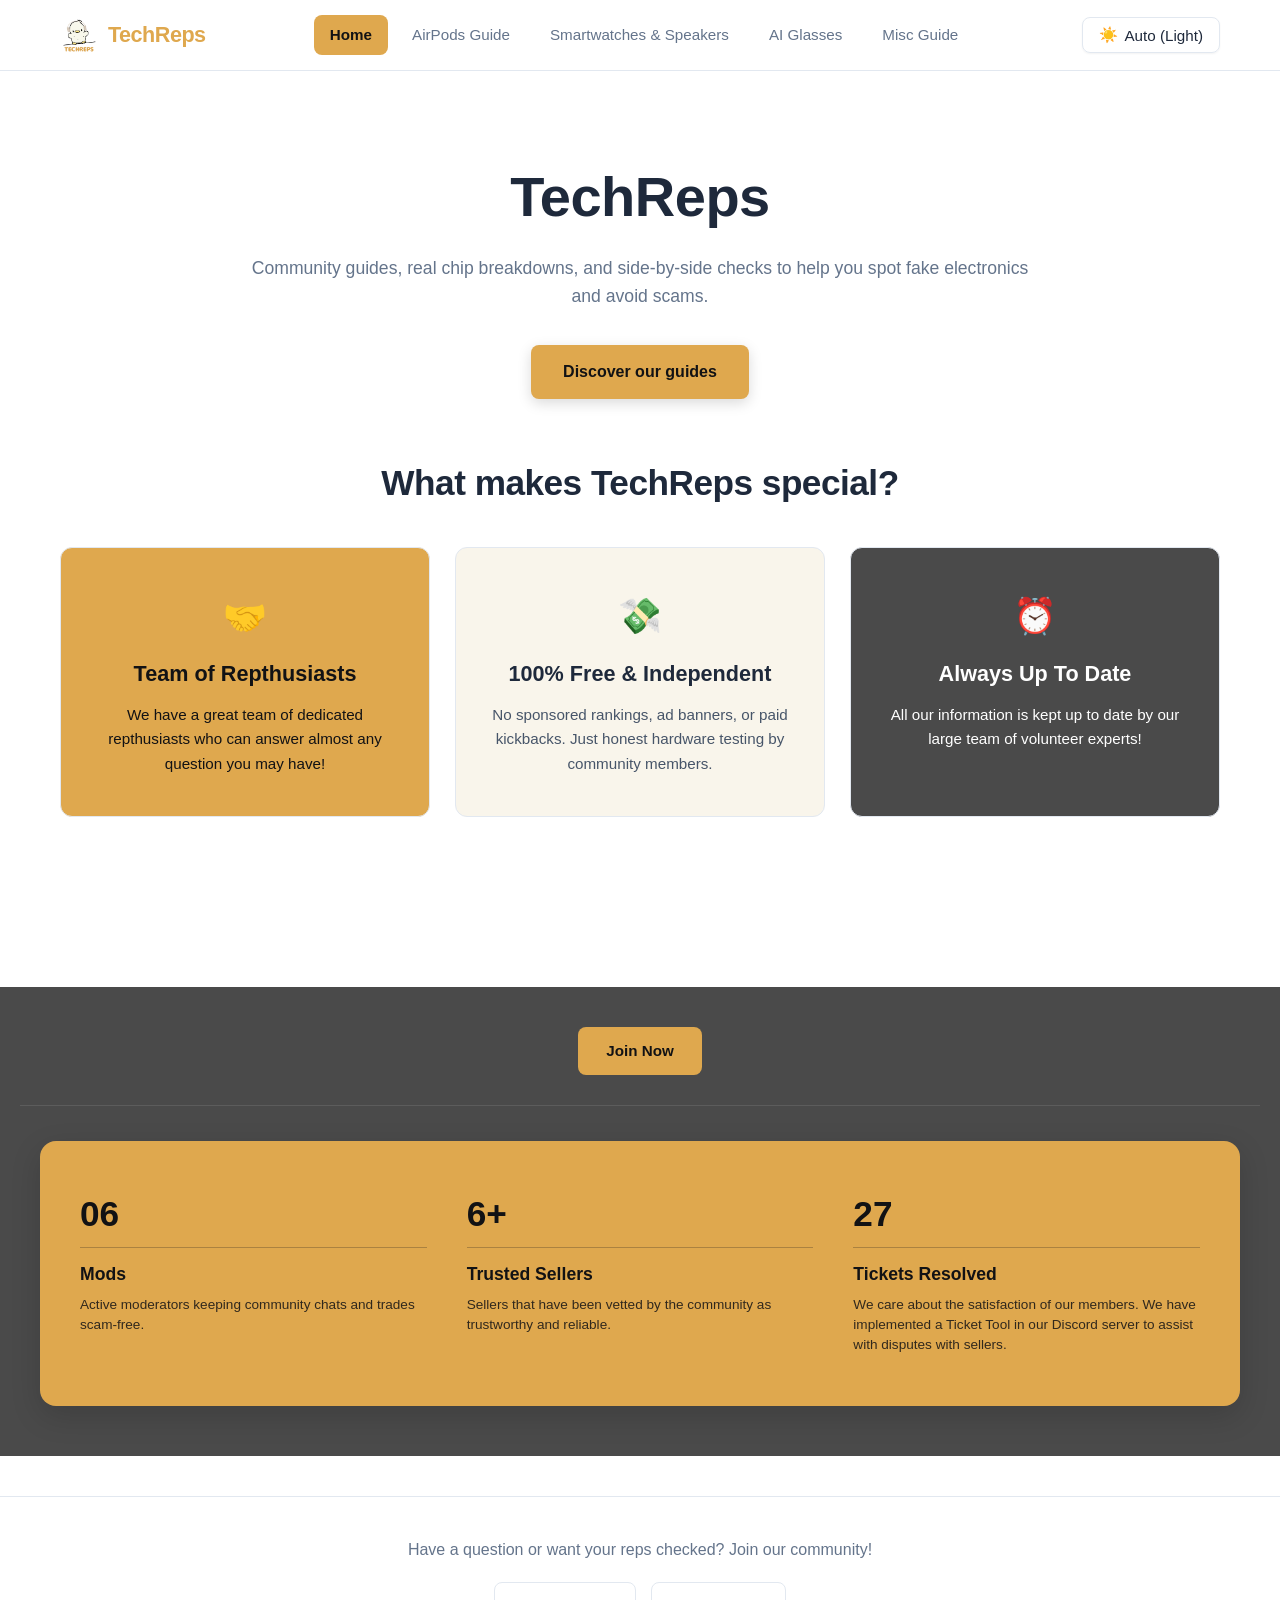
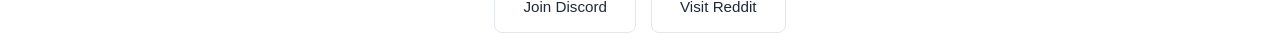
<file: index.html>
<!DOCTYPE html>
<html lang="en">
<head>
  <meta charset="UTF-8">
  <meta name="viewport" content="width=device-width, initial-scale=1.0">
  <title>TechReps - Home</title>
  <link rel="stylesheet" href="shared-styles.css">
  <link rel="icon" type="image/png" href="logo.png">
  <script>
    (function() {
      try { localStorage.removeItem('techreps-theme'); } catch(e) {}
      var override = localStorage.getItem('techreps-theme-override');
      if (override === 'dark' || override === 'light') {
        document.documentElement.setAttribute('data-theme', override);
      } else {
        document.documentElement.removeAttribute('data-theme');
      }
    })();
  </script>
</head>
<body>

  <header>
    <div class="header-container">
      <a href="index.html" class="logo">
        <img src="logo.png" alt="TechReps Logo" class="logo-img">
        <span>TechReps</span>
      </a>
      
      <nav id="nav-bar">
        <a href="index.html" class="nav-link active">Home</a>
        <a href="airpods.html" class="nav-link">AirPods Guide</a>
        <a href="smartwatches.html" class="nav-link">Smartwatches & Speakers</a>
        <a href="AI-glasses.html" class="nav-link">AI Glasses</a>
        <a href="misc.html" class="nav-link">Misc Guide</a>
      </nav>

      <div class="header-actions">
        <button class="theme-toggle" onclick="toggleTheme()" aria-label="Toggle Theme">
          <span id="theme-icon">🌙</span><span id="theme-text">Dark Mode</span>
        </button>

        <button class="burger-menu" id="mobile-burger" aria-label="Toggle Menu">
          <span></span>
          <span></span>
          <span></span>
        </button>
      </div>
    </div>
  </header>

  <main>
    <h1 class="hero-title">TechReps</h1>
    <p class="hero-subtitle">
      Community guides, real chip breakdowns, and side-by-side checks to help you spot fake electronics and avoid scams.
    </p>
    
    <a href="airpods.html" class="discover-btn">Discover our guides</a>

    <!-- Custom Colored Feature Section from image_e66522.png -->
    <h2 class="section-heading-centered">What makes TechReps special?</h2>
    <div class="cards-display-grid">
      <div class="display-card card-amber">
        <div class="card-icon">🤝</div>
        <h3>Team of Repthusiasts</h3>
        <p>We have a great team of dedicated repthusiasts who can answer almost any question you may have!</p>
      </div>
      
      <div class="display-card card-cream">
        <div class="card-icon">💸</div>
        <h3>100% Free & Independent</h3>
        <p>No sponsored rankings, ad banners, or paid kickbacks. Just honest hardware testing by community members.</p>
      </div>
      
      <div class="display-card card-dark">
        <div class="card-icon">⏰</div>
        <h3>Always Up To Date</h3>
        <p>All our information is kept up to date by our large team of volunteer experts!</p>
      </div>
    </div>
  </main>

  <!-- New Full-Width Stats Footer Panel from image_e66522.png -->
  <section class="stats-footer-container">
    <div class="stats-cta-row">
      <a href="https://discord.com/invite/8SbWtCrnKh" target="_blank" class="join-now-btn">Join Now</a>
    </div>
    
    <div class="stats-grid-wrapper">
      <div class="stat-node">
        <span class="stat-number">06</span>
        <h4 class="stat-label">Mods</h4>
        <p class="stat-desc">Active moderators keeping community chats and trades scam-free.</p>
      </div>
      <div class="stat-node">
        <span class="stat-number">6+</span>
        <h4 class="stat-label">Trusted Sellers</h4>
        <p class="stat-desc">Sellers that have been vetted by the community as trustworthy and reliable.</p>
      </div>
      <div class="stat-node">
        <span class="stat-number">27</span>
        <h4 class="stat-label">Tickets Resolved</h4>
        <p class="stat-desc">We care about the satisfaction of our members. We have implemented a Ticket Tool in our Discord server to assist with disputes with sellers.</p>
      </div>
    </div>
  </section>

  <!-- Clean Bottom Redirect Links -->
  <section class="community-section">
    <p>Have a question or want your reps checked? Join our community!</p>
    <div class="community-buttons">
      <a href="https://discord.com/invite/8SbWtCrnKh" target="_blank" class="community-btn">Join Discord</a>
      <a href="https://www.reddit.com/r/TechRep/" target="_blank" class="community-btn">Visit Reddit</a>
    </div>
  </section>

  <script src="theme-engine.js"></script>
</body>
</html>
</file>
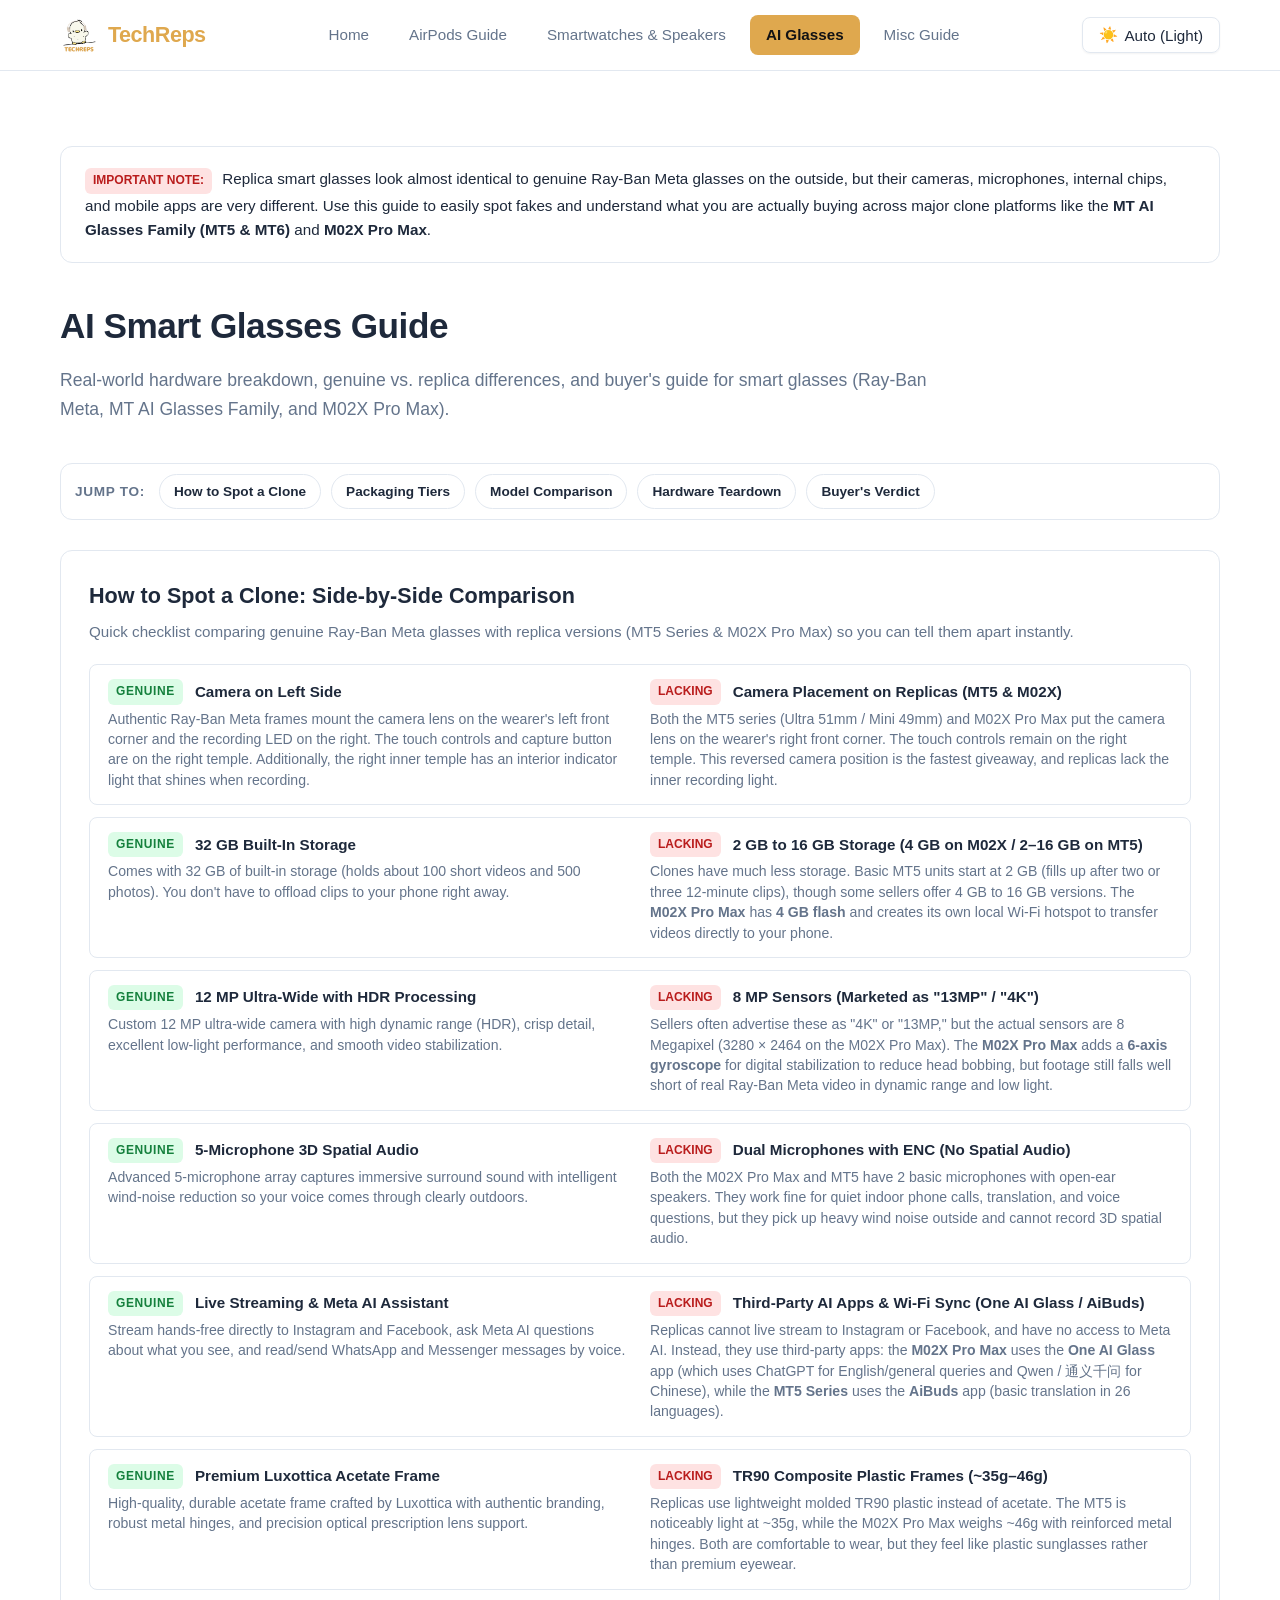
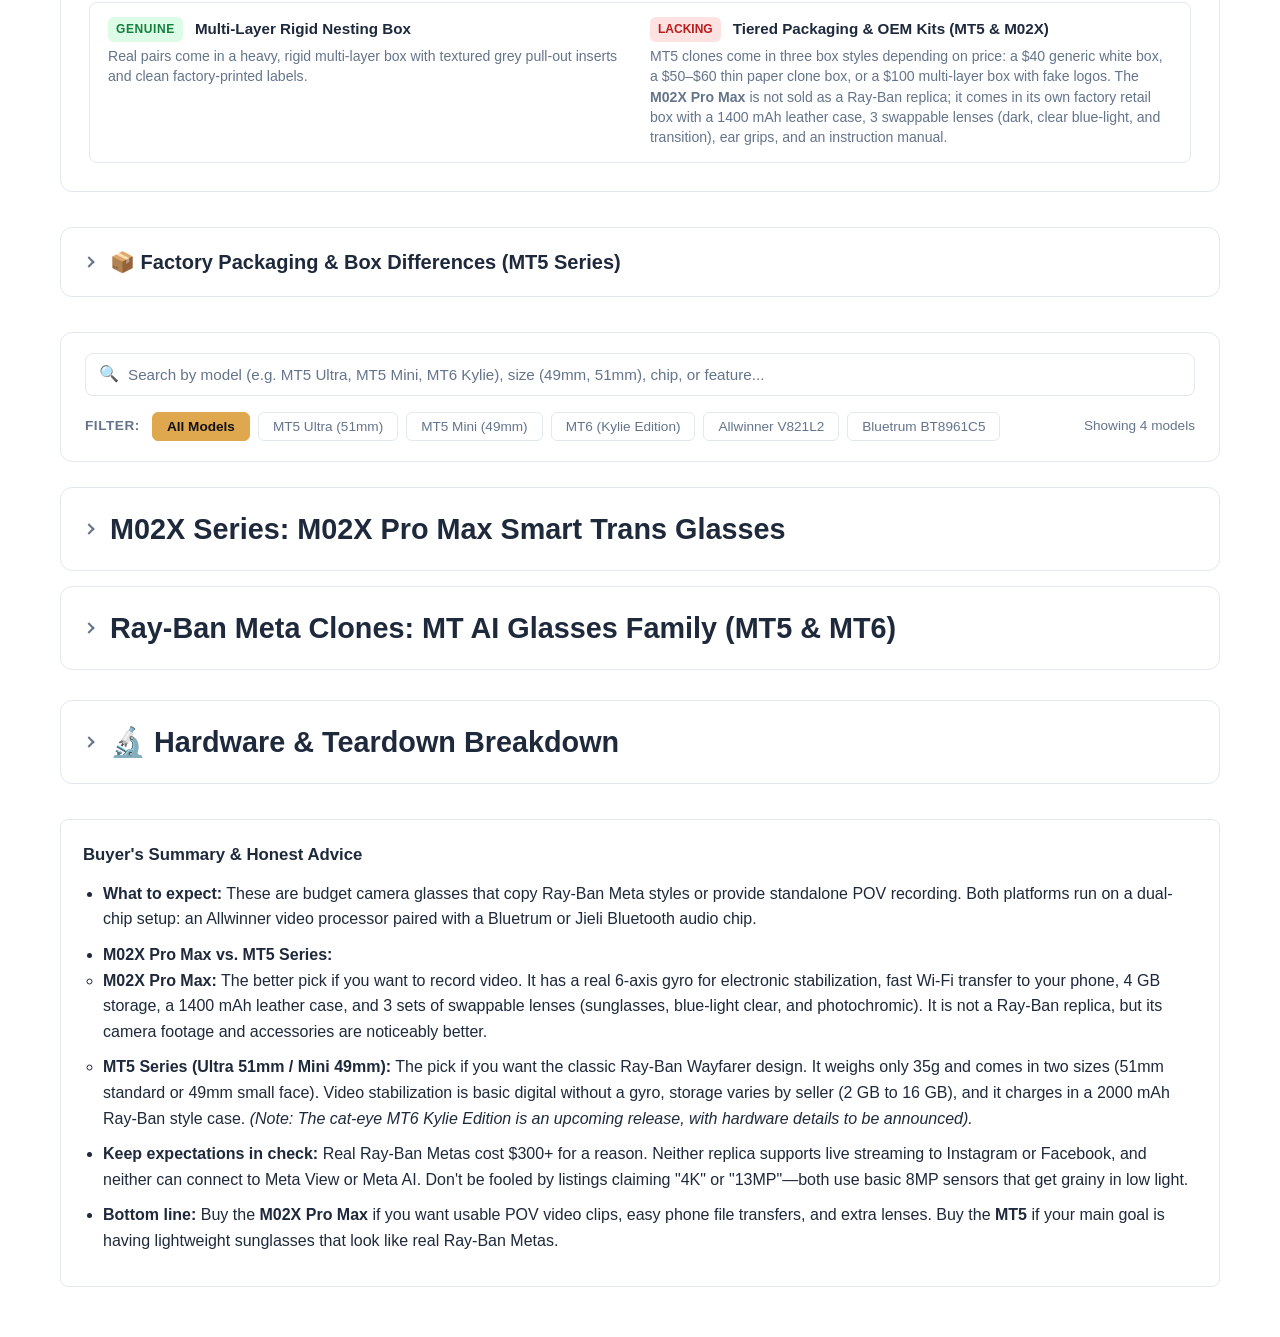
<file: AI-glasses.html>
<!DOCTYPE html>
<html lang="en">
<head>
  <meta charset="UTF-8">
  <meta name="viewport" content="width=device-width, initial-scale=1.0">
  <title>TechReps - AI Glasses Guide</title>
  <link rel="stylesheet" href="shared-styles.css">
  <link rel="icon" type="image/png" href="logo.png">
  <script>
    (function() {
      try { localStorage.removeItem('techreps-theme'); } catch(e) {}
      var override = localStorage.getItem('techreps-theme-override');
      if (override === 'dark' || override === 'light') {
        document.documentElement.setAttribute('data-theme', override);
      } else {
        document.documentElement.removeAttribute('data-theme');
      }
    })();
  </script>
</head>
<body>

  <header>
    <div class="header-container">
      <a href="index.html" class="logo">
        <img src="logo.png" alt="TechReps Logo" class="logo-img">
        <span>TechReps</span>
      </a>
      
      <nav id="nav-bar">
        <a href="index.html" class="nav-link">Home</a>
        <a href="airpods.html" class="nav-link">AirPods Guide</a>
        <a href="smartwatches.html" class="nav-link">Smartwatches & Speakers</a>
        <a href="AI-glasses.html" class="nav-link active">AI Glasses</a>
        <a href="misc.html" class="nav-link">Misc Guide</a>
      </nav>

      <div class="header-actions">
        <button class="theme-toggle" onclick="toggleTheme()" aria-label="Toggle Theme">
          <span id="theme-icon">🌙</span><span id="theme-text">Dark Mode</span>
        </button>

        <button class="burger-menu" id="mobile-burger" aria-label="Toggle Menu">
          <span></span>
          <span></span>
          <span></span>
        </button>
      </div>
    </div>
  </header>

  <main>
    <!-- Top Verification Advisory Notice -->
    <aside class="notice-box" aria-label="Authenticity Advisory">
      <div class="notice-content">
        <span class="badge-missing">IMPORTANT NOTE:</span> Replica smart glasses look almost identical to genuine Ray-Ban Meta glasses on the outside, but their cameras, microphones, internal chips, and mobile apps are very different. Use this guide to easily spot fakes and understand what you are actually buying across major clone platforms like the <strong>MT AI Glasses Family (MT5 & MT6)</strong> and <strong>M02X Pro Max</strong>.
      </div>
    </aside>

    <div class="guide-intro">
      <h1>AI Smart Glasses Guide</h1>
      <p>Real-world hardware breakdown, genuine vs. replica differences, and buyer's guide for smart glasses (Ray-Ban Meta, MT AI Glasses Family, and M02X Pro Max).</p>
    </div>

    <!-- Quick-Jump In-Page Navigation Bar -->
    <nav class="jump-nav" aria-label="Quick Page Navigation">
      <span class="jump-label">Jump to:</span>
      <a href="#authenticity-checklist" class="jump-link">How to Spot a Clone</a>
      <a href="#packaging-tiers" class="jump-link">Packaging Tiers</a>
      <a href="#specs-matrix" class="jump-link">Model Comparison</a>
      <a href="#hardware-teardown" class="jump-link">Hardware Teardown</a>
      <a href="#buying-advice" class="jump-link">Buyer's Verdict</a>
    </nav>

    <!-- Forensic Authenticity Checklist Card (Side-by-side Genuine vs Counterfeit comparison) -->
    <section class="checklist-card" id="authenticity-checklist" aria-labelledby="verification-checklist-title">
      <div class="checklist-card-header">
        <h2 id="verification-checklist-title">How to Spot a Clone: Side-by-Side Comparison</h2>
        <p>Quick checklist comparing genuine Ray-Ban Meta glasses with replica versions (MT5 Series & M02X Pro Max) so you can tell them apart instantly.</p>
      </div>

      <div class="checklist-table">
        <div class="checklist-row">
          <div class="checklist-col">
            <div class="checklist-col-title">
              <span class="badge-genuine">GENUINE</span> Camera on Left Side
            </div>
            <div class="checklist-col-desc">Authentic Ray-Ban Meta frames mount the camera lens on the wearer's left front corner and the recording LED on the right. The touch controls and capture button are on the right temple. Additionally, the right inner temple has an interior indicator light that shines when recording.</div>
          </div>
          <div class="checklist-col">
            <div class="checklist-col-title">
              <span class="badge-missing">LACKING</span> Camera Placement on Replicas (MT5 & M02X)
            </div>
            <div class="checklist-col-desc">Both the MT5 series (Ultra 51mm / Mini 49mm) and M02X Pro Max put the camera lens on the wearer's right front corner. The touch controls remain on the right temple. This reversed camera position is the fastest giveaway, and replicas lack the inner recording light.</div>
          </div>
        </div>

        <div class="checklist-row">
          <div class="checklist-col">
            <div class="checklist-col-title">
              <span class="badge-genuine">GENUINE</span> 32 GB Built-In Storage
            </div>
            <div class="checklist-col-desc">Comes with 32 GB of built-in storage (holds about 100 short videos and 500 photos). You don't have to offload clips to your phone right away.</div>
          </div>
          <div class="checklist-col">
            <div class="checklist-col-title">
              <span class="badge-missing">LACKING</span> 2 GB to 16 GB Storage (4 GB on M02X / 2–16 GB on MT5)
            </div>
            <div class="checklist-col-desc">Clones have much less storage. Basic MT5 units start at 2 GB (fills up after two or three 12-minute clips), though some sellers offer 4 GB to 16 GB versions. The <strong>M02X Pro Max</strong> has <strong>4 GB flash</strong> and creates its own local Wi-Fi hotspot to transfer videos directly to your phone.</div>
          </div>
        </div>

        <div class="checklist-row">
          <div class="checklist-col">
            <div class="checklist-col-title">
              <span class="badge-genuine">GENUINE</span> 12 MP Ultra-Wide with HDR Processing
            </div>
            <div class="checklist-col-desc">Custom 12 MP ultra-wide camera with high dynamic range (HDR), crisp detail, excellent low-light performance, and smooth video stabilization.</div>
          </div>
          <div class="checklist-col">
            <div class="checklist-col-title">
              <span class="badge-missing">LACKING</span> 8 MP Sensors (Marketed as "13MP" / "4K")
            </div>
            <div class="checklist-col-desc">Sellers often advertise these as "4K" or "13MP," but the actual sensors are 8 Megapixel (3280 × 2464 on the M02X Pro Max). The <strong>M02X Pro Max</strong> adds a <strong>6-axis gyroscope</strong> for digital stabilization to reduce head bobbing, but footage still falls well short of real Ray-Ban Meta video in dynamic range and low light.</div>
          </div>
        </div>

        <div class="checklist-row">
          <div class="checklist-col">
            <div class="checklist-col-title">
              <span class="badge-genuine">GENUINE</span> 5-Microphone 3D Spatial Audio
            </div>
            <div class="checklist-col-desc">Advanced 5-microphone array captures immersive surround sound with intelligent wind-noise reduction so your voice comes through clearly outdoors.</div>
          </div>
          <div class="checklist-col">
            <div class="checklist-col-title">
              <span class="badge-missing">LACKING</span> Dual Microphones with ENC (No Spatial Audio)
            </div>
            <div class="checklist-col-desc">Both the M02X Pro Max and MT5 have 2 basic microphones with open-ear speakers. They work fine for quiet indoor phone calls, translation, and voice questions, but they pick up heavy wind noise outside and cannot record 3D spatial audio.</div>
          </div>
        </div>

        <div class="checklist-row">
          <div class="checklist-col">
            <div class="checklist-col-title">
              <span class="badge-genuine">GENUINE</span> Live Streaming & Meta AI Assistant
            </div>
            <div class="checklist-col-desc">Stream hands-free directly to Instagram and Facebook, ask Meta AI questions about what you see, and read/send WhatsApp and Messenger messages by voice.</div>
          </div>
          <div class="checklist-col">
            <div class="checklist-col-title">
              <span class="badge-missing">LACKING</span> Third-Party AI Apps & Wi-Fi Sync (One AI Glass / AiBuds)
            </div>
            <div class="checklist-col-desc">Replicas cannot live stream to Instagram or Facebook, and have no access to Meta AI. Instead, they use third-party apps: the <strong>M02X Pro Max</strong> uses the <strong>One AI Glass</strong> app (which uses ChatGPT for English/general queries and Qwen / 通义千问 for Chinese), while the <strong>MT5 Series</strong> uses the <strong>AiBuds</strong> app (basic translation in 26 languages).</div>
          </div>
        </div>

        <div class="checklist-row">
          <div class="checklist-col">
            <div class="checklist-col-title">
              <span class="badge-genuine">GENUINE</span> Premium Luxottica Acetate Frame
            </div>
            <div class="checklist-col-desc">High-quality, durable acetate frame crafted by Luxottica with authentic branding, robust metal hinges, and precision optical prescription lens support.</div>
          </div>
          <div class="checklist-col">
            <div class="checklist-col-title">
              <span class="badge-missing">LACKING</span> TR90 Composite Plastic Frames (~35g–46g)
            </div>
            <div class="checklist-col-desc">Replicas use lightweight molded TR90 plastic instead of acetate. The MT5 is noticeably light at ~35g, while the M02X Pro Max weighs ~46g with reinforced metal hinges. Both are comfortable to wear, but they feel like plastic sunglasses rather than premium eyewear.</div>
          </div>
        </div>

        <div class="checklist-row">
          <div class="checklist-col">
            <div class="checklist-col-title">
              <span class="badge-genuine">GENUINE</span> Multi-Layer Rigid Nesting Box
            </div>
            <div class="checklist-col-desc">Real pairs come in a heavy, rigid multi-layer box with textured grey pull-out inserts and clean factory-printed labels.</div>
          </div>
          <div class="checklist-col">
            <div class="checklist-col-title">
              <span class="badge-missing">LACKING</span> Tiered Packaging & OEM Kits (MT5 & M02X)
            </div>
            <div class="checklist-col-desc">MT5 clones come in three box styles depending on price: a $40 generic white box, a $50–$60 thin paper clone box, or a $100 multi-layer box with fake logos. The <strong>M02X Pro Max</strong> is not sold as a Ray-Ban replica; it comes in its own factory retail box with a 1400 mAh leather case, 3 swappable lenses (dark, clear blue-light, and transition), ear grips, and an instruction manual.</div>
          </div>
        </div>
      </div>
    </section>

    <!-- Factory Packaging & Engraving Tiers (Collapsible Section) -->
    <div class="section packaging-section" id="packaging-tiers">
      <div class="heading" role="button" tabindex="0" aria-expanded="false">
        <span class="arrow" aria-hidden="true"></span>
        <h2>📦 Factory Packaging & Box Differences (MT5 Series)</h2>
      </div>
      <div class="content" style="display: none;">
        <p class="packaging-intro">
          <strong>Packaging & Box Differences:</strong> What box you get depends on the model and how much you pay. Ray-Ban clones like the <strong>MT5 Ultra</strong> come in three different boxes, while the <strong>M02X Pro Max</strong> ships in its own original factory packaging without fake Ray-Ban logos:
        </p>

        <div class="tier-list">
          <div class="tier-item">
            <div class="tier-header">
              <span class="tier-badge tier-badge-standard">Tier 1: Generic</span>
              <span class="tier-price">~$40</span>
            </div>
            <h4 class="tier-title">Original Factory Packaging</h4>
            <p class="tier-desc">
              Comes in a plain white box marked "SMART GLASSES" with an orange charging case <em>(see photo below)</em>. No fake Ray-Ban logos or fake serial numbers. Good if you just want the hardware without pretending it's authentic.
            </p>
          </div>

          <div class="tier-item">
            <div class="tier-header">
              <span class="tier-badge tier-badge-mid">Tier 2: Budget Clone</span>
              <span class="tier-price">~$50 – $60</span>
            </div>
            <h4 class="tier-title">1-Layer Paper Box & Basic Engraving</h4>
            <p class="tier-desc">
              Uses a thin single-layer paper fold-out box with "Ray-Ban | Meta" printed on it and cheap temple prints <em>(see photo below)</em>. The flimsy cardboard, lack of an inner slide-out tray, and rough printing make it obvious right away.
            </p>
          </div>

          <div class="tier-item">
            <div class="tier-header">
              <span class="tier-badge tier-badge-top">Tier 3: 1:1 Clone</span>
              <span class="tier-price">~$100</span>
            </div>
            <h4 class="tier-title">Top-Quality Multi-Layer Replica Box</h4>
            <p class="tier-desc">
              Heavy two-piece rigid box with textured grey inner trays, pull tabs, and clean laser-etched temple markings that closely copy the retail box <em>(confirmed by community sellers on Discord)</em>.
            </p>
          </div>
        </div>

        <div class="comparison-grid">
          <figure class="comparison-figure">
            <div class="comparison-img-box">
              <img src="images/mt5-generic-box.png" alt="MT5 Ultra original generic factory packaging with SMART GLASSES box and orange leather charging case" class="comparison-img" loading="lazy">
            </div>
            <figcaption class="comparison-caption">
              <strong>Tier 1 (~$40):</strong> Original generic manufacturer packaging ("SMART GLASSES" box with orange charging case, no counterfeit branding).
            </figcaption>
          </figure>

          <figure class="comparison-figure">
            <div class="comparison-img-box">
              <img src="images/mt5-box-tiers.jpg" alt="Real vs Fake Ray-Ban Meta Packaging Comparison: Authentic multi-layer textured packaging on the left versus budget single-layer paper box on the right" class="comparison-img" loading="lazy">
            </div>
            <figcaption class="comparison-caption">
              <strong>Tier 2 (~$50–$60) vs. Real:</strong> Authentic Ray-Ban Meta multi-layer rigid nesting packaging (left) versus budget single-layer paper unfold clone box (right).
            </figcaption>
          </figure>
        </div>
      </div>
    </div>

    <!-- Interactive Search & Chipset Filter Bar -->
    <div class="catalog-filter-panel" role="search" aria-label="Filter AI Glasses Catalog">
      <div class="search-input-wrapper">
        <span class="search-icon-prefix" aria-hidden="true">🔍</span>
        <input 
          type="text" 
          id="catalog-search" 
          class="search-input" 
          placeholder="Search by model (e.g. MT5 Ultra, MT5 Mini, MT6 Kylie), size (49mm, 51mm), chip, or feature..."
          aria-label="Search replica AI glasses catalog"
          autocomplete="off"
        >
        <button type="button" id="search-clear-btn" class="search-clear-btn" aria-label="Clear search input">✕</button>
      </div>

      <div class="filter-controls-row">
        <div class="filter-chips-group" role="group" aria-label="Filter by Model & Silicon">
          <span class="filter-group-label">Filter:</span>
          <button type="button" class="filter-chip active" data-chip="all">All Models</button>
          <button type="button" class="filter-chip" data-chip="ultra">MT5 Ultra (51mm)</button>
          <button type="button" class="filter-chip" data-chip="mini">MT5 Mini (49mm)</button>
          <button type="button" class="filter-chip" data-chip="mt6">MT6 (Kylie Edition)</button>
          <button type="button" class="filter-chip" data-chip="allwinner">Allwinner V821L2</button>
          <button type="button" class="filter-chip" data-chip="bluetrum">Bluetrum BT8961C5</button>
        </div>
        <div class="filter-stats-text" id="filter-stats" aria-live="polite">
          Showing <span id="visible-count">4</span> models
        </div>
      </div>
    </div>

    <!-- Empty State for Filter / Search -->
    <div id="no-results-card" class="no-results-card" role="status" style="display: none;">
      <h3>No matching glasses found</h3>
      <p>Try different keywords or clear your filter.</p>
      <button type="button" id="reset-filter-btn" class="reset-filter-btn">Reset all filters</button>
    </div>

    <!-- Accordion Catalog Container (AirPods-Style Structure) -->
    <div class="catalog-container" id="specs-matrix">

      <!-- M02X Series Section -->
      <div class="section" data-ecosystem="glasses">
        <div class="heading" role="button" tabindex="0" aria-expanded="false">
          <span class="arrow" aria-hidden="true"></span>
          <h2>M02X Series: M02X Pro Max Smart Trans Glasses</h2>
        </div>
        <div class="content" style="display: none;">

          <!-- M02X Pro Max Subsection -->
          <div class="subsection">
            <div class="subheading" role="button" tabindex="0" aria-expanded="false">
              <span class="arrow" aria-hidden="true"></span>
              <h3>M02X Pro Max (M02X Promax / M02 Series)</h3>
            </div>
            <div class="subcontent" style="display: none;">
              <div class="table-responsive">
                <table>
                  <thead><tr><th>Version</th><th>Chip</th><th>Description</th></tr></thead>
                  <tbody>
                    <tr>
                      <td>M02X Pro Max</td>
                      <td>Jieli JL7018F6 + Allwinner V821L2 (Dual-Core)</td>
                      <td>Original Model (not a Ray-Ban clone; glossy black square TR90 frame, 46g, reinforced metal hinges). Native 8 MP sensor (3280 × 2464) with 6-axis gyro EIS stabilization, 4 GB flash storage with local Wi-Fi transfer directly to phone, ~10–11h audio battery (290mAh) + 1400mAh leather case (brown/black), 3 interchangeable lenses (sunglasses, clear blue-light, photochromic), IP65 water resistance, One AI Glass app (ChatGPT for English + Qwen / 通义千问 for Chinese), and voice wake-up.</td>
                    </tr>
                  </tbody>
                </table>
              </div>
            </div>
          </div>

        </div>
      </div>

      <!-- MT AI Glasses Family Section -->
      <div class="section" data-ecosystem="glasses">
        <div class="heading" role="button" tabindex="0" aria-expanded="false">
          <span class="arrow" aria-hidden="true"></span>
          <h2>Ray-Ban Meta Clones: MT AI Glasses Family (MT5 & MT6)</h2>
        </div>
        <div class="content" style="display: none;">

          <!-- MT5 Ultra (51mm) Subsection -->
          <div class="subsection">
            <div class="subheading" role="button" tabindex="0" aria-expanded="false">
              <span class="arrow" aria-hidden="true"></span>
              <h3>MT5 Ultra (51mm)</h3>
            </div>
            <div class="subcontent" style="display: none;">
              <div class="table-responsive">
                <table>
                  <thead><tr><th>Version</th><th>Chip</th><th>Description</th></tr></thead>
                  <tbody>
                    <tr>
                      <td>MT5 Ultra (51mm)</td>
                      <td>Bluetrum BT8961C5 + Allwinner V821L2</td>
                      <td>Ray-Ban Wayfarer clone (51mm standard size, 35g lightweight TR90 frame). Sold in 3 packaging tiers ($40 generic box to $100 replica box with temple engravings). Mirrored right-temple camera (8MP sensor with basic digital anti-shake, 12-minute clip limit), Bluetrum BT8961C5 + Allwinner V821L2 dual chips, 2 GB to 16 GB storage (check with seller), ~11h audio battery (300mAh), 2000mAh magnetic charging case (~40 min charge), and AiBuds app with 26-language translation.</td>
                    </tr>
                  </tbody>
                </table>
              </div>
            </div>
          </div>

          <!-- MT5 Mini (49mm) Subsection -->
          <div class="subsection">
            <div class="subheading" role="button" tabindex="0" aria-expanded="false">
              <span class="arrow" aria-hidden="true"></span>
              <h3>MT5 Mini (49mm)</h3>
            </div>
            <div class="subcontent" style="display: none;">
              <div class="table-responsive">
                <table>
                  <thead><tr><th>Version</th><th>Chip</th><th>Description</th></tr></thead>
                  <tbody>
                    <tr>
                      <td>MT5 Mini (49mm)</td>
                      <td>Bluetrum BT8961C5 + Allwinner V821L2</td>
                      <td>Compact Wayfarer clone (49mm smaller frame for narrower faces, 35g TR90). Identical internal hardware to the 51mm MT5 Ultra: right-temple 8MP camera (12-minute video limit), 2 GB to 16 GB storage, Bluetrum BT8961C5 + Allwinner V821L2 chips, ~11h audio battery, 2000mAh magnetic charging case, and AiBuds app.</td>
                    </tr>
                  </tbody>
                </table>
              </div>
            </div>
          </div>

          <!-- MT6 (Meta Starfire Kylie Edition Replica) Subsection -->
          <div class="subsection">
            <div class="subheading" role="button" tabindex="0" aria-expanded="false">
              <span class="arrow" aria-hidden="true"></span>
              <h3>MT6 (Meta Starfire Kylie Edition Replica)</h3>
              <span class="badge-coming-soon">Coming Soon</span>
            </div>
            <div class="subcontent" style="display: none;">
              <div class="table-responsive">
                <table>
                  <thead><tr><th>Version</th><th>Chip</th><th>Description</th></tr></thead>
                  <tbody>
                    <tr>
                      <td>MT6 (Meta Starfire Kylie Edition)</td>
                      <td>Coming soon</td>
                      <td>Coming soon — upcoming "Meta Starfire Kylie Edition" Replica. Chip architecture, camera sensors, and internal hardware details will be updated once official factory production units are released.</td>
                    </tr>
                  </tbody>
                </table>
              </div>

              <!-- MT6 Video Preview Card -->
              <div class="video-preview-card">
                <div class="video-preview-header">
                  <span class="video-badge">🎬 FACTORY PREVIEW</span>
                  <span class="video-title">MT6 Meta Starfire Kylie Edition Preview Video</span>
                </div>
                <div class="video-player-wrapper">
                  <iframe 
                    class="preview-video-iframe" 
                    src="https://www.youtube-nocookie.com/embed/H38Ar3QqJvg" 
                    title="MT6 Meta Starfire Kylie Edition Preview Video" 
                    allow="accelerometer; autoplay; clipboard-write; encrypted-media; gyroscope; picture-in-picture; web-share" 
                    referrerpolicy="strict-origin-when-cross-origin" 
                    allowfullscreen 
                    loading="lazy">
                  </iframe>
                </div>
                <p class="video-caption">
                  Early factory footage demonstrating the MT6 (Meta Starfire Kylie Edition cat-eye frame) design, build quality, and hinge construction.
                </p>
              </div>
            </div>
          </div>

        </div>
      </div>

    </div>

    <!-- Hardware and Teardown Breakdown Section (Merged with Subtabs for Each Unit) -->
    <div class="section teardown-section" id="hardware-teardown">
      <div class="heading" role="button" tabindex="0" aria-expanded="false">
        <span class="arrow" aria-hidden="true"></span>
        <h2>🔬 Hardware & Teardown Breakdown</h2>
      </div>
      <div class="content" style="display: none;">
        <p class="teardown-intro-desc" style="margin-bottom: 16px;">
          Direct engineering analysis, internal chipsets, board architecture, camera sensors, and retail unboxing details. Select a unit below to view its complete teardown breakdown.
        </p>

        <!-- Teardown Unit Subtabs Navigation -->
        <div class="teardown-subtabs-nav" role="tablist" aria-label="Teardown Unit Switcher">
          <button type="button" class="teardown-subtab-btn active" role="tab" id="tab-btn-mt5" aria-selected="true" aria-controls="mt5-teardown" data-target="mt5-teardown">
            👓 MT5 Ultra
          </button>
          <button type="button" class="teardown-subtab-btn" role="tab" id="tab-btn-m02x" aria-selected="false" aria-controls="m02x-teardown" data-target="m02x-teardown">
            🕶️ M02X Pro Max
          </button>
        </div>

        <!-- MT5 Unit Subtab Panel -->
        <div class="teardown-subtab-panel" id="mt5-teardown" role="tabpanel" aria-labelledby="tab-btn-mt5">
          <p class="teardown-intro-desc">
            Chipset breakdown, board architecture, camera sensor details, and real battery limits of the <strong>MT5 Ultra</strong> (AiBuds platform).
          </p>

          <!-- Chipset & AI Engine Badges Bar -->
          <div class="spec-highlights-bar">
            <div class="spec-highlight-item">
              <span class="spec-highlight-label">PRIMARY CHIPSET</span>
              <span class="spec-highlight-value">Bluetrum BT8961C5</span>
            </div>
            <div class="spec-highlight-item">
              <span class="spec-highlight-label">CO-PROCESSOR</span>
              <span class="spec-highlight-value">Allwinner V821L2 Video ISP</span>
            </div>
            <div class="spec-highlight-item">
              <span class="spec-highlight-label">COMPANION SOFTWARE</span>
              <span class="spec-highlight-value">AiBuds App</span>
            </div>
            <div class="spec-highlight-item">
              <span class="spec-highlight-label">AI TRANSLATION</span>
              <span class="spec-highlight-value">26-Language Real-Time Engine</span>
            </div>
          </div>

          <!-- 4 Architecture & Technical Analysis Pillars -->
          <h3 class="teardown-subhead">Internal Architecture & Hardware Details</h3>
          <div class="teardown-grid">
            <div class="teardown-card">
              <div class="card-tag-row">
                <h4>1. Dual-Silicon Split</h4>
                <span class="tier-badge tier-badge-mid">ARCHITECTURE</span>
              </div>
              <p>
                The MT5 Ultra uses two separate chips to save power. The <strong>Bluetrum BT8961C5</strong> handles Bluetooth audio, phone calls, and temple touch controls. The <strong>Allwinner V821L2</strong> video chip stays asleep until you take a photo or record a video clip.
              </p>
            </div>

            <div class="teardown-card">
              <div class="card-tag-row">
                <h4>2. Flipped Right-Temple Camera</h4>
                <span class="tier-badge tier-badge-top">CAMERA & SENSOR</span>
              </div>
              <p>
                Real Ray-Ban Meta frames have the camera on the left and the LED on the right. The MT5 flips this around and places the <strong>8MP camera on the right front corner</strong>. It records up to 12 minutes per video file before saving.
              </p>
            </div>

            <div class="teardown-card">
              <div class="card-tag-row">
                <h4>3. Flash Storage & File Transfer</h4>
                <span class="tier-badge tier-badge-standard">STORAGE & COMMS</span>
              </div>
              <p>
                Built-in storage ranges from <strong>2 GB to 16 GB</strong> depending on what the seller orders from the factory. You can transfer clips through the <strong>AiBuds app</strong> or plug the glasses into a computer with USB-C to copy files directly.
              </p>
            </div>

            <div class="teardown-card">
              <div class="card-tag-row">
                <h4>4. Battery Life & Charging Case</h4>
                <span class="tier-badge tier-badge-top">POWER & BATTERY</span>
              </div>
              <p>
                Small batteries in each temple total <strong>300 mAh</strong> for roughly 11 hours of audio playback or standby. The glasses charge through magnetic pins in the <strong>2000 mAh faux-leather case</strong> and take about 40 minutes to recharge.
              </p>
            </div>
          </div>

          <!-- Core Hardware & Engineering Specifications Table -->
          <h3 class="teardown-subhead">Core Hardware & Engineering Specifications</h3>
          <div class="table-responsive" style="margin-bottom: 20px;">
            <table class="specs-detail-table">
              <thead>
                <tr>
                  <th style="width: 28%;">Parameter</th>
                  <th>Technical Specification Details</th>
                </tr>
              </thead>
              <tbody>
                <tr>
                  <td><strong>Processor Architecture</strong></td>
                  <td>Bluetrum BT8961C5 (Audio/BT 5.2/5.3) + Allwinner V821L2 (Multimedia ISP & Video Co-Processor)</td>
                </tr>
                <tr>
                  <td><strong>Optics & Camera Sensor</strong></td>
                  <td>8 MP Sensor (Captures up to 12-minute continuous video clips, digital anti-shake stabilization)</td>
                </tr>
                <tr>
                  <td><strong>Camera Position / Tell</strong></td>
                  <td>Mirrored placement on right temple (Authentic Ray-Ban Meta mounts camera on left; lacks internal recording LED)</td>
                </tr>
                <tr>
                  <td><strong>Internal Flash Storage</strong></td>
                  <td>2 GB to 16 GB Flash Storage (Depends on seller batch — confirm with seller before buying)</td>
                </tr>
                <tr>
                  <td><strong>Battery (Glasses)</strong></td>
                  <td>300 mAh Lithium Polymer (~11 hrs audio playback / standby, ~30–40 min continuous video recording)</td>
                </tr>
                <tr>
                  <td><strong>Charging Case</strong></td>
                  <td>2000 mAh Wayfarer-style faux leather magnetic case (~40 min rapid recharge, ~5 full charges)</td>
                </tr>
                <tr>
                  <td><strong>Frame & Weight</strong></td>
                  <td>35 g Ultra-Light TR90 Polymer (~30% lighter than authentic 50g Ray-Ban Meta optical acetate)</td>
                </tr>
                <tr>
                  <td><strong>Sizing Options</strong></td>
                  <td>51mm (MT5 Ultra / Standard Wayfarer fit) & 49mm (MT5 Mini / Compact narrower face fit)</td>
                </tr>
                <tr>
                  <td><strong>Ingress Protection</strong></td>
                  <td>IP65 rating claimed by factory (Resists splashes and sweat, but keep away from heavy rain or submersion)</td>
                </tr>
                <tr>
                  <td><strong>Acoustic Setup</strong></td>
                  <td>Dual-Mic ENC Noise Reduction + Open-Ear Stereo Chambers (Good voice clarity, no 3D spatial recording)</td>
                </tr>
                <tr>
                  <td><strong>Companion App & AI</strong></td>
                  <td>AiBuds mobile app (Real-time 26-language face-to-face voice translation & AI voice assistant)</td>
                </tr>
              </tbody>
            </table>
          </div>

          <!-- Packaging Tiers & Retail Configurations Card -->
          <div class="package-contents-card" style="margin-top: 14px;">
            <h4 class="package-contents-title">📦 MT5 Lineup Sizing & Factory Packaging Configurations</h4>
            <ul class="package-contents-list">
              <li><strong>MT5 Ultra (51mm):</strong> Standard Wayfarer clone fit matching 50-22 Ray-Ban geometry, suited for average to wider face shapes.</li>
              <li><strong>MT5 Mini (49mm):</strong> Smaller Wayfarer frame for narrower faces, with the exact same internal chips and camera as the 51mm model.</li>
              <li><strong>Tier 1 Packaging (~$40):</strong> Generic OEM packaging labeled "SMART GLASSES" with orange or black leather case and no counterfeit markings.</li>
              <li><strong>Tier 2 Packaging (~$50–$60):</strong> Budget single-layer paper fold-out box with cheap Ray-Ban printing and basic temple engraving.</li>
              <li><strong>Tier 3 Packaging (~$100):</strong> High-end multi-layer nesting replica box with textured grey inserts, pull tabs, and laser-engraved temple markings closely matching genuine Ray-Ban retail boxes.</li>
            </ul>
          </div>
        </div>

        <!-- M02X Unit Subtab Panel -->
        <div class="teardown-subtab-panel hidden" id="m02x-teardown" role="tabpanel" aria-labelledby="tab-btn-m02x" style="display: none;">
          <p class="teardown-intro-desc">
            Hardware layout, sensor specs, internal board chips, and AI companion app details for the <strong>M02X Pro Max</strong>.
          </p>

          <!-- Chipset & AI Engine Badges Bar -->
          <div class="spec-highlights-bar">
            <div class="spec-highlight-item">
              <span class="spec-highlight-label">PRIMARY CHIPSET</span>
              <span class="spec-highlight-value">Jieli JL7018F6</span>
            </div>
            <div class="spec-highlight-item">
              <span class="spec-highlight-label">CO-PROCESSOR</span>
              <span class="spec-highlight-value">Allwinner V821L2 Dual-Core</span>
            </div>
            <div class="spec-highlight-item">
              <span class="spec-highlight-label">COMPANION SOFTWARE</span>
              <span class="spec-highlight-value">One AI Glass App</span>
            </div>
            <div class="spec-highlight-item">
              <span class="spec-highlight-label">AI ENGINES</span>
              <span class="spec-highlight-value">ChatGPT + Qwen (通义千问)</span>
            </div>
          </div>

          <!-- 4 Architecture & Technical Analysis Pillars -->
          <h3 class="teardown-subhead">Internal Architecture & Hardware Details</h3>
          <div class="teardown-grid">
            <div class="teardown-card">
              <div class="card-tag-row">
                <h4>1. Dual-Core Processing Split</h4>
                <span class="tier-badge tier-badge-mid">ARCHITECTURE</span>
              </div>
              <p>
                The Jieli JL7018F6 handles everyday Bluetooth 5.3 audio, voice commands, and touch controls while sipping power. The dual-core Allwinner V821L2 video chip powers up only when you take pictures, shoot video, or transfer files over Wi-Fi.
              </p>
            </div>

            <div class="teardown-card">
              <div class="card-tag-row">
                <h4>2. Native 8MP & 6-Axis Gyro EIS</h4>
                <span class="tier-badge tier-badge-top">CAMERA & IMU</span>
              </div>
              <p>
                Uses an 8 Megapixel sensor (3280 × 2464) paired with a real 6-axis gyro. Gyro data helps the software smooth out normal head movements when recording first-person POV clips.
              </p>
            </div>

            <div class="teardown-card">
              <div class="card-tag-row">
                <h4>3. 4GB Storage & Wi-Fi Direct Transfer</h4>
                <span class="tier-badge tier-badge-standard">STORAGE & COMMS</span>
              </div>
              <p>
                Comes with 4 GB of built-in flash memory to store video clips. To export files quickly, the glasses spin up a local Wi-Fi access point so you can download clips directly into the phone app without using phone data.
              </p>
            </div>

            <div class="teardown-card">
              <div class="card-tag-row">
                <h4>4. Dual AI Backend</h4>
                <span class="tier-badge tier-badge-top">AI BACKEND</span>
              </div>
              <p>
                The One AI Glass phone app connects to two different AI models: Qwen (通义千问) handles Chinese speech and quick responses, while ChatGPT handles English questions and photo recognition.
              </p>
            </div>
          </div>

          <!-- Core Hardware & Engineering Specifications Table -->
          <h3 class="teardown-subhead">Core Hardware & Engineering Specifications</h3>
          <div class="table-responsive" style="margin-bottom: 20px;">
            <table class="specs-detail-table">
              <thead>
                <tr>
                  <th style="width: 28%;">Parameter</th>
                  <th>Technical Specification Details</th>
                </tr>
              </thead>
              <tbody>
                <tr>
                  <td><strong>Processor Architecture</strong></td>
                  <td>Jieli JL7018F6 (Audio & BT 5.3) + Allwinner V821L2 Dual-Core (Video Encoding & ISP)</td>
                </tr>
                <tr>
                  <td><strong>Optics & Resolution</strong></td>
                  <td>8 MP Native Optical Sensor (3280 × 2464, 8.08 MP) <em>[Trade titles interpolate up to "13MP/4K"]</em></td>
                </tr>
                <tr>
                  <td><strong>Image Stabilization</strong></td>
                  <td>3D 6-Axis Hardware Gyroscope IMU + Electronic Image Stabilization (EIS)</td>
                </tr>
                <tr>
                  <td><strong>Internal Storage & LAN</strong></td>
                  <td>4 GB SDNAND Flash + Direct Local Wi-Fi LAN Hotspot Offload to Phone</td>
                </tr>
                <tr>
                  <td><strong>Battery & Case</strong></td>
                  <td>290 mAh Polymer Battery (~10–11h audio, ~100–120m video) | 1400 mAh Genuine Leather Case</td>
                </tr>
                <tr>
                  <td><strong>Frame & Ingress</strong></td>
                  <td>46 g Glossy Black TR90, Reinforced Metal Hinges, IP65 Certified Waterproof/Sweatproof</td>
                </tr>
                <tr>
                  <td><strong>Acoustic Setup</strong></td>
                  <td>Dual-Mic ENC Noise Reduction + Open-Ear Stereo Chambers (3D Surround Sound)</td>
                </tr>
                <tr>
                  <td><strong>Supported Lenses</strong></td>
                  <td>Interchangeable Detachable System: UV Sunglasses, Blue-Light Blocking Clear, Photochromic</td>
                </tr>
                <tr>
                  <td><strong>App & AI Platform</strong></td>
                  <td>One AI Glass App (Dual LLM: ChatGPT + Qwen / 通义千问) + Voice Wake-Up ("Xiao Xin Tongxue")</td>
                </tr>
              </tbody>
            </table>
          </div>

          <!-- Standard Package Contents & Unboxing Visual -->
          <div class="m02x-package-wrapper">
            <div class="package-contents-card">
              <h4 class="package-contents-title">📦 Standard Package Contents & In-The-Box Hardware</h4>
              <ul class="package-contents-list">
                <li><strong>M02X Pro Max Smart Glasses:</strong> Glossy black TR90 composite chassis (46g) with reinforced metal hinges and capacitive touch temple.</li>
                <li><strong>Genuine Leather Charging Case:</strong> 1400 mAh internal power bank with magnetic fast charging (Brown / Black).</li>
                <li><strong>Interchangeable Lens Set:</strong> UV sunglasses, blue-light blocking clear lenses, and photochromic transition lenses.</li>
                <li><strong>Comfort Accessories:</strong> Anti-slip silicone ear grips/hooks and ergonomic replacement nose pads.</li>
                <li><strong>Cables & Manual:</strong> USB Type-C charging cable, microfiber cleaning cloth, and M02 user manual.</li>
              </ul>
            </div>

            <figure class="m02x-unboxing-figure">
              <div class="comparison-img-box">
                <a href="images/m02x-package-contents.png" target="_blank" rel="noopener noreferrer" class="img-zoom-link" title="Click to view full-resolution unboxing photo">
                  <img src="images/m02x-package-contents.png" alt="M02X Pro Max Smart AI Glasses complete retail package contents including glasses, brown leather charging case, interchangeable lenses, ear grips, nose pads, USB-C cable, and M02 user manual" class="comparison-img" loading="lazy">
                </a>
              </div>
              <figcaption class="comparison-caption">
                <strong>M02X Pro Max Unboxing:</strong> Standard retail kit with 1400 mAh leather case, 3-lens set, accessories, and M02 manual.
              </figcaption>
            </figure>
          </div>
        </div>

      </div>
    </div>

    <!-- Strategic Purchasing Recommendation -->
    <div class="strategic-card" id="buying-advice">
        <h3>Buyer's Summary & Honest Advice</h3>
        <ul class="edu-list" style="margin-bottom: 0;">
          <li><strong>What to expect:</strong> These are budget camera glasses that copy Ray-Ban Meta styles or provide standalone POV recording. Both platforms run on a dual-chip setup: an Allwinner video processor paired with a Bluetrum or Jieli Bluetooth audio chip.</li>
          <li><strong>M02X Pro Max vs. MT5 Series:</strong>
            <ul>
              <li><strong>M02X Pro Max:</strong> The better pick if you want to record video. It has a real 6-axis gyro for electronic stabilization, fast Wi-Fi transfer to your phone, 4 GB storage, a 1400 mAh leather case, and 3 sets of swappable lenses (sunglasses, blue-light clear, and photochromic). It is not a Ray-Ban replica, but its camera footage and accessories are noticeably better.</li>
              <li><strong>MT5 Series (Ultra 51mm / Mini 49mm):</strong> The pick if you want the classic Ray-Ban Wayfarer design. It weighs only 35g and comes in two sizes (51mm standard or 49mm small face). Video stabilization is basic digital without a gyro, storage varies by seller (2 GB to 16 GB), and it charges in a 2000 mAh Ray-Ban style case. <em>(Note: The cat-eye MT6 Kylie Edition is an upcoming release, with hardware details to be announced).</em></li>
            </ul>
          </li>
          <li><strong>Keep expectations in check:</strong> Real Ray-Ban Metas cost $300+ for a reason. Neither replica supports live streaming to Instagram or Facebook, and neither can connect to Meta View or Meta AI. Don't be fooled by listings claiming "4K" or "13MP"—both use basic 8MP sensors that get grainy in low light.</li>
          <li><strong>Bottom line:</strong> Buy the <strong>M02X Pro Max</strong> if you want usable POV video clips, easy phone file transfers, and extra lenses. Buy the <strong>MT5</strong> if your main goal is having lightweight sunglasses that look like real Ray-Ban Metas.</li>
        </ul>
      </div>

  </main>

  <script src="theme-engine.js"></script>
  <script>
    // Accordion Action Controller with state and ARIA synchronization
    function setAccordionState(el, shouldExpand) {
      const arrow = el.querySelector('.arrow');
      const content = el.nextElementSibling;
      if (!arrow || !content) return;
      el.setAttribute('aria-expanded', shouldExpand ? 'true' : 'false');
      if (shouldExpand) {
        arrow.classList.add('expanded');
        content.style.display = 'block';
      } else {
        arrow.classList.remove('expanded');
        content.style.display = 'none';
      }
    }

    document.querySelectorAll('.heading, .subheading').forEach(el => {
      function toggleAccordion(e) {
        e.stopPropagation();
        const arrow = el.querySelector('.arrow');
        const isCurrentlyExpanded = arrow && arrow.classList.contains('expanded');
        setAccordionState(el, !isCurrentlyExpanded);
      }

      el.addEventListener('click', toggleAccordion);
      el.addEventListener('keydown', (e) => {
        if (e.key === 'Enter' || e.key === ' ') {
          e.preventDefault();
          toggleAccordion(e);
        }
      });
    });

    // Teardown Subtab Controller
    function switchTeardownTab(targetTabId) {
      const tabBtns = document.querySelectorAll('.teardown-subtab-btn');
      const tabPanels = document.querySelectorAll('.teardown-subtab-panel');

      tabBtns.forEach(btn => {
        const isTarget = btn.getAttribute('data-target') === targetTabId;
        btn.classList.toggle('active', isTarget);
        btn.setAttribute('aria-selected', isTarget ? 'true' : 'false');
      });

      tabPanels.forEach(panel => {
        const isTarget = panel.id === targetTabId;
        if (isTarget) {
          panel.classList.remove('hidden');
          panel.style.display = 'block';
        } else {
          panel.classList.add('hidden');
          panel.style.display = 'none';
        }
      });
    }

    document.querySelectorAll('.teardown-subtab-btn').forEach(btn => {
      btn.addEventListener('click', () => {
        const target = btn.getAttribute('data-target');
        if (target) {
          switchTeardownTab(target);
        }
      });
    });

    // Auto-expand accordion and switch tabs when jumping via links/hash
    function handleAnchorJump(targetId) {
      if (!targetId || !targetId.startsWith('#')) return;
      const targetEl = document.querySelector(targetId);
      if (!targetEl) return;

      // If target is inside a teardown subtab, activate that subtab
      if (targetId === '#mt5-teardown' || targetId === '#m02x-teardown' || targetEl.closest('.teardown-tab-panel')) {
        const panel = targetEl.classList.contains('teardown-tab-panel') ? targetEl : targetEl.closest('.teardown-tab-panel');
        if (panel) {
          switchTeardownTab(panel.id);
        }
      }

      // If target or its parent is inside a collapsible section, expand it
      const parentSection = targetEl.closest('.section') || (targetEl.classList.contains('section') ? targetEl : null);
      if (parentSection) {
        const heading = parentSection.querySelector('.heading');
        if (heading) {
          setAccordionState(heading, true);
        }
      }
    }

    document.querySelectorAll('.jump-link').forEach(link => {
      link.addEventListener('click', () => {
        handleAnchorJump(link.getAttribute('href'));
      });
    });

    // Support direct URL hash on initial page load & hashchange
    if (window.location.hash) {
      setTimeout(() => {
        handleAnchorJump(window.location.hash);
      }, 100);
    }
    window.addEventListener('hashchange', () => {
      handleAnchorJump(window.location.hash);
    });

    // Interactive Search & Category Filter Controller
    (function initCatalogFilter() {
      const searchInput = document.getElementById('catalog-search');
      const clearBtn = document.getElementById('search-clear-btn');
      const filterChips = document.querySelectorAll('.filter-chip');
      const visibleCountEl = document.getElementById('visible-count');
      const noResultsCard = document.getElementById('no-results-card');
      const resetBtn = document.getElementById('reset-filter-btn');
      const catalogContainer = document.querySelector('.catalog-container');

      if (!searchInput || !catalogContainer) return;

      let currentChip = 'all';
      let currentQuery = '';

      function matchesFilter(verText, chipText, targetFilter) {
        if (targetFilter === 'all') return true;
        if (targetFilter === 'ultra') return verText.includes('ultra') || verText.includes('51mm');
        if (targetFilter === 'mini') return verText.includes('mini') || verText.includes('49mm');
        if (targetFilter === 'mt6') return verText.includes('mt6') || verText.includes('kylie') || verText.includes('starfire');
        if (targetFilter === 'allwinner') return chipText.includes('allwinner');
        if (targetFilter === 'bluetrum') return chipText.includes('bluetrum');
        return true;
      }

      function applyFilter() {
        let totalMatches = 0;
        const isFiltering = currentQuery !== '' || currentChip !== 'all';

        const sections = catalogContainer.querySelectorAll('.section');
        sections.forEach(section => {
          let sectionMatches = 0;
          const sectionHeading = section.querySelector('.heading');
          const subsections = section.querySelectorAll('.subsection');

          subsections.forEach(sub => {
            let subMatches = 0;
            const subHeading = sub.querySelector('.subheading');
            const rows = sub.querySelectorAll('tbody tr');

            rows.forEach(row => {
              const cells = row.querySelectorAll('td');
              if (cells.length < 3) return;

              const verText = cells[0].textContent.toLowerCase();
              const chipText = cells[1].textContent.toLowerCase();
              const descText = cells[2].textContent.toLowerCase();
              const combinedText = verText + ' ' + chipText + ' ' + descText;

              const chipMatch = matchesFilter(verText, chipText, currentChip);
              const queryMatch = currentQuery === '' || combinedText.includes(currentQuery);

              if (chipMatch && queryMatch) {
                row.style.display = '';
                subMatches++;
                sectionMatches++;
                totalMatches++;
                if (currentQuery !== '') {
                  row.classList.add('row-highlight');
                } else {
                  row.classList.remove('row-highlight');
                }
              } else {
                row.style.display = 'none';
                row.classList.remove('row-highlight');
              }
            });

            // Update subsection match counter
            let badge = subHeading.querySelector('.match-count-badge');
            if (isFiltering && subMatches > 0) {
              if (!badge) {
                badge = document.createElement('span');
                badge.className = 'match-count-badge';
                subHeading.appendChild(badge);
              }
              badge.textContent = subMatches;
            } else if (badge) {
              badge.remove();
            }

            // Subsection visibility and expansion
            if (subMatches > 0) {
              sub.style.display = 'block';
              if (isFiltering) {
                setAccordionState(subHeading, true);
              }
            } else {
              sub.style.display = isFiltering ? 'none' : 'block';
            }
          });

          // Section visibility and expansion
          if (sectionMatches > 0) {
            section.style.display = 'block';
            if (isFiltering) {
              setAccordionState(sectionHeading, true);
            }
          } else {
            section.style.display = isFiltering ? 'none' : 'block';
          }
        });

        // Update overall results summary
        if (visibleCountEl) {
          visibleCountEl.textContent = totalMatches;
        }

        // Show/hide empty state
        if (noResultsCard) {
          noResultsCard.style.display = (isFiltering && totalMatches === 0) ? 'block' : 'none';
        }
      }

      // Search input typing listener
      searchInput.addEventListener('input', () => {
        currentQuery = searchInput.value.trim().toLowerCase();
        if (clearBtn) {
          clearBtn.style.display = currentQuery ? 'block' : 'none';
        }
        applyFilter();
      });

      // Clear search button
      if (clearBtn) {
        clearBtn.addEventListener('click', () => {
          searchInput.value = '';
          currentQuery = '';
          clearBtn.style.display = 'none';
          searchInput.focus();
          applyFilter();
        });
      }

      // Chip button clicks
      filterChips.forEach(chip => {
        chip.addEventListener('click', () => {
          filterChips.forEach(c => c.classList.remove('active'));
          chip.classList.add('active');
          currentChip = chip.getAttribute('data-chip') || 'all';
          applyFilter();
        });
      });

      // Reset all button
      if (resetBtn) {
        resetBtn.addEventListener('click', () => {
          searchInput.value = '';
          currentQuery = '';
          if (clearBtn) clearBtn.style.display = 'none';
          filterChips.forEach(c => c.classList.remove('active'));
          const allChip = document.querySelector('.filter-chip[data-chip="all"]');
          if (allChip) allChip.classList.add('active');
          currentChip = 'all';
          applyFilter();
        });
      }
    })();
  </script>
</body>
</html>
</file>
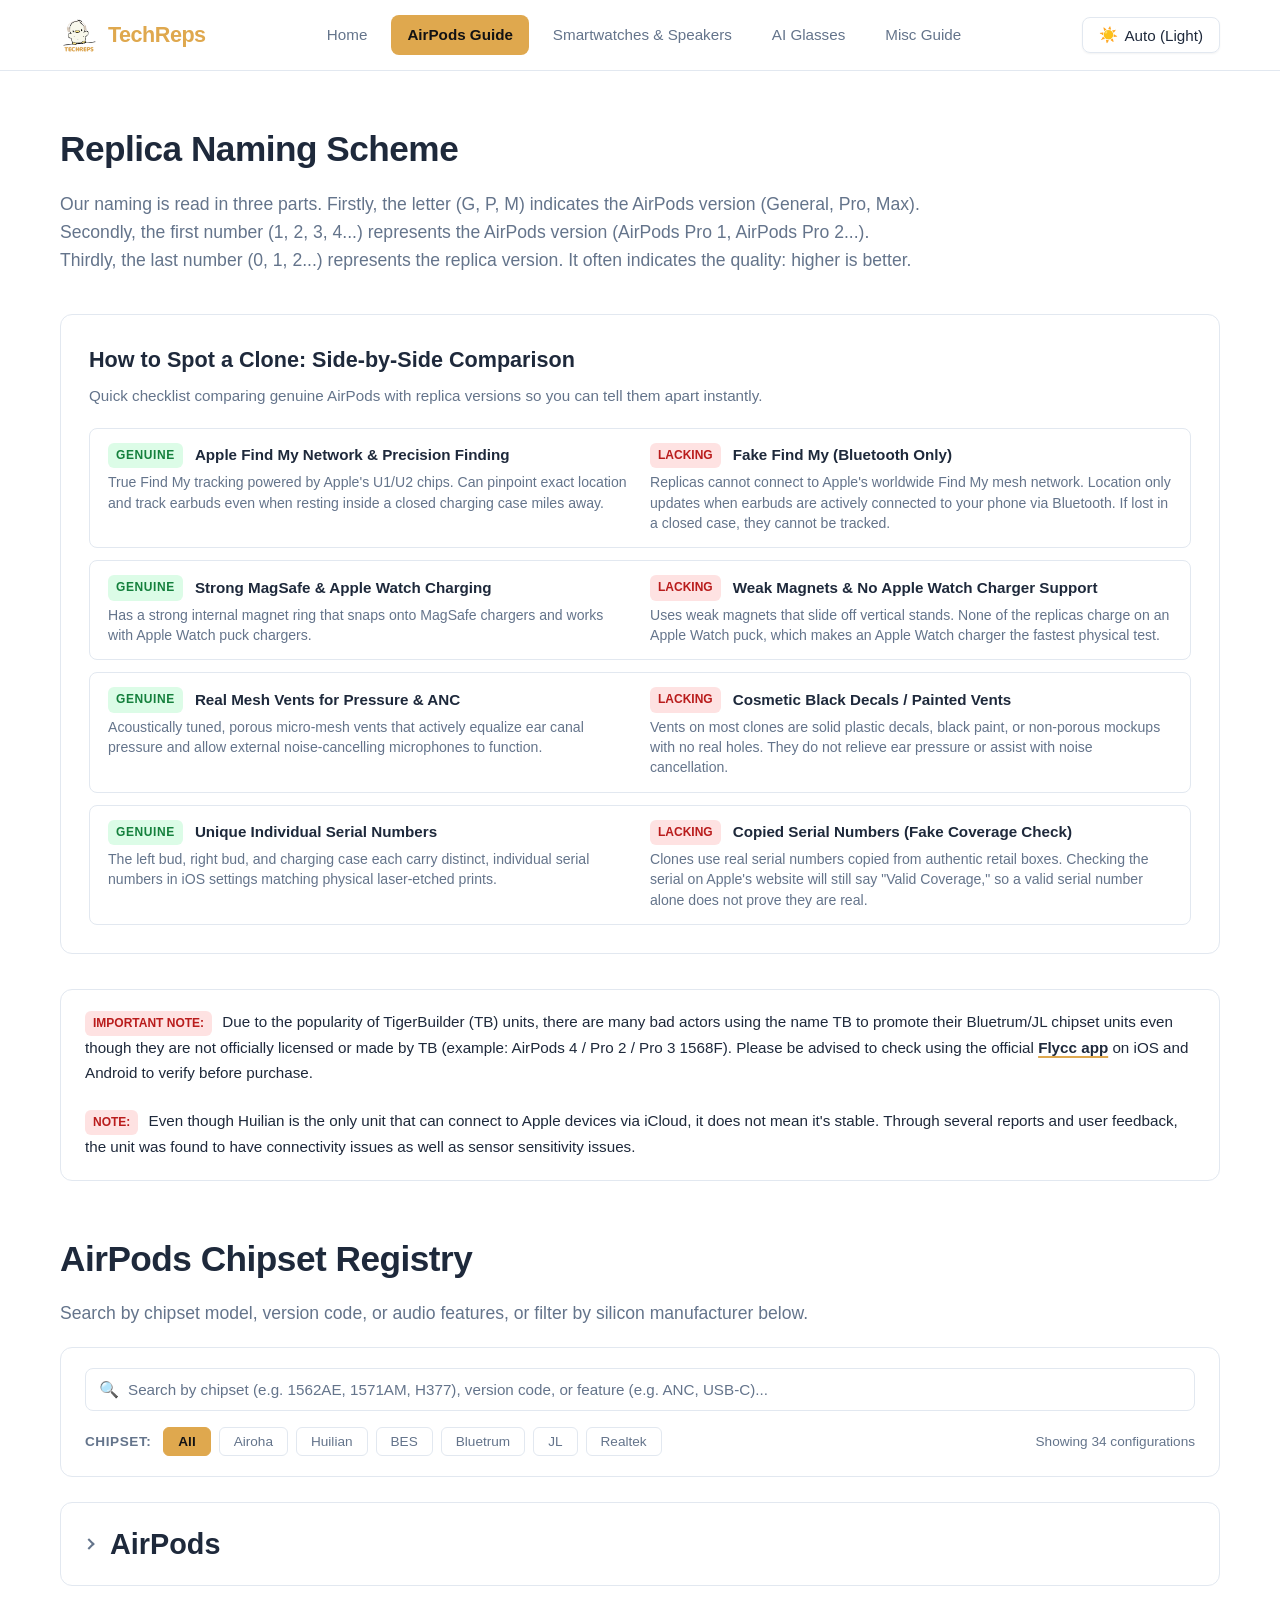
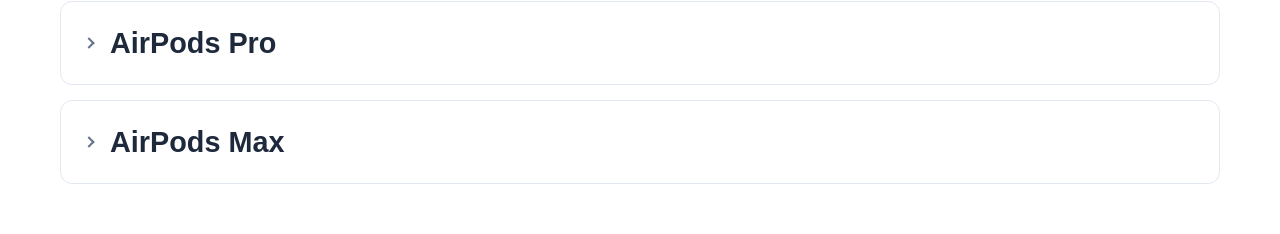
<file: airpods.html>
<!DOCTYPE html>
<html lang="en">
<head>
  <meta charset="UTF-8">
  <meta name="viewport" content="width=device-width, initial-scale=1.0">
  <title>TechReps - AirPods Guide</title>
  <link rel="stylesheet" href="shared-styles.css">
  <link rel="icon" type="image/png" href="logo.png">
  <script>
    (function() {
      try { localStorage.removeItem('techreps-theme'); } catch(e) {}
      var override = localStorage.getItem('techreps-theme-override');
      if (override === 'dark' || override === 'light') {
        document.documentElement.setAttribute('data-theme', override);
      } else {
        document.documentElement.removeAttribute('data-theme');
      }
    })();
  </script>
</head>
<body>

  <header>
    <div class="header-container">
      <a href="index.html" class="logo">
        <img src="logo.png" alt="TechReps Logo" class="logo-img">
        <span>TechReps</span>
      </a>
      
      <nav id="nav-bar">
        <a href="index.html" class="nav-link">Home</a>
        <a href="airpods.html" class="nav-link active">AirPods Guide</a>
        <a href="smartwatches.html" class="nav-link">Smartwatches & Speakers</a>
        <a href="AI-glasses.html" class="nav-link">AI Glasses</a>
        <a href="misc.html" class="nav-link">Misc Guide</a>
      </nav>

      <div class="header-actions">
        <button class="theme-toggle" onclick="toggleTheme()" aria-label="Toggle Theme">
          <span id="theme-icon">🌙</span><span id="theme-text">Dark Mode</span>
        </button>

        <button class="burger-menu" id="mobile-burger" aria-label="Toggle Menu">
          <span></span>
          <span></span>
          <span></span>
        </button>
      </div>
    </div>
  </header>

  <main>
    <div class="guide-intro">
      <h2>Replica Naming Scheme</h2>
      <p>Our naming is read in three parts. Firstly, the letter (G, P, M) indicates the AirPods version (General, Pro, Max). <br> Secondly, the first number (1, 2, 3, 4...) represents the AirPods version (AirPods Pro 1, AirPods Pro 2...). <br> Thirdly, the last number (0, 1, 2...) represents the replica version. It often indicates the quality: higher is better.</p>
    </div>
	

	

    <!-- Forensic Verification Checklist Card (Side-by-side Genuine vs Counterfeit comparison) -->
    <section class="checklist-card" aria-labelledby="verification-checklist-title">
      <div class="checklist-card-header">
        <h3 id="verification-checklist-title">How to Spot a Clone: Side-by-Side Comparison</h3>
        <p>Quick checklist comparing genuine AirPods with replica versions so you can tell them apart instantly.</p>
      </div>

      <div class="checklist-table">
        <div class="checklist-row">
          <div class="checklist-col">
            <div class="checklist-col-title">
              <span class="badge-genuine">GENUINE</span> Apple Find My Network & Precision Finding
            </div>
            <div class="checklist-col-desc">True Find My tracking powered by Apple's U1/U2 chips. Can pinpoint exact location and track earbuds even when resting inside a closed charging case miles away.</div>
          </div>
          <div class="checklist-col">
            <div class="checklist-col-title">
              <span class="badge-missing">LACKING</span> Fake Find My (Bluetooth Only)
            </div>
            <div class="checklist-col-desc">Replicas cannot connect to Apple's worldwide Find My mesh network. Location only updates when earbuds are actively connected to your phone via Bluetooth. If lost in a closed case, they cannot be tracked.</div>
          </div>
        </div>

        <div class="checklist-row">
          <div class="checklist-col">
            <div class="checklist-col-title">
              <span class="badge-genuine">GENUINE</span> Strong MagSafe & Apple Watch Charging
            </div>
            <div class="checklist-col-desc">Has a strong internal magnet ring that snaps onto MagSafe chargers and works with Apple Watch puck chargers.</div>
          </div>
          <div class="checklist-col">
            <div class="checklist-col-title">
              <span class="badge-missing">LACKING</span> Weak Magnets & No Apple Watch Charger Support
            </div>
            <div class="checklist-col-desc">Uses weak magnets that slide off vertical stands. None of the replicas charge on an Apple Watch puck, which makes an Apple Watch charger the fastest physical test.</div>
          </div>
        </div>

        <div class="checklist-row">
          <div class="checklist-col">
            <div class="checklist-col-title">
              <span class="badge-genuine">GENUINE</span> Real Mesh Vents for Pressure & ANC
            </div>
            <div class="checklist-col-desc">Acoustically tuned, porous micro-mesh vents that actively equalize ear canal pressure and allow external noise-cancelling microphones to function.</div>
          </div>
          <div class="checklist-col">
            <div class="checklist-col-title">
              <span class="badge-missing">LACKING</span> Cosmetic Black Decals / Painted Vents
            </div>
            <div class="checklist-col-desc">Vents on most clones are solid plastic decals, black paint, or non-porous mockups with no real holes. They do not relieve ear pressure or assist with noise cancellation.</div>
          </div>
        </div>

        <div class="checklist-row">
          <div class="checklist-col">
            <div class="checklist-col-title">
              <span class="badge-genuine">GENUINE</span> Unique Individual Serial Numbers
            </div>
            <div class="checklist-col-desc">The left bud, right bud, and charging case each carry distinct, individual serial numbers in iOS settings matching physical laser-etched prints.</div>
          </div>
          <div class="checklist-col">
            <div class="checklist-col-title">
              <span class="badge-missing">LACKING</span> Copied Serial Numbers (Fake Coverage Check)
            </div>
            <div class="checklist-col-desc">Clones use real serial numbers copied from authentic retail boxes. Checking the serial on Apple's website will still say "Valid Coverage," so a valid serial number alone does not prove they are real.</div>
          </div>
        </div>
      </div>
    </section>

    <!-- TigerBuilder (TB) Advisory Notice -->
    <aside class="notice-box" aria-label="Authenticity Advisory">
      <div class="notice-content">
        <span class="badge-missing">IMPORTANT NOTE:</span> Due to the popularity of TigerBuilder (TB) units, there are many bad actors using the name TB to promote their Bluetrum/JL chipset units even though they are not officially licensed or made by TB (example: AirPods 4 / Pro 2 / Pro 3 1568F). Please be advised to check using the official <a href="http://apkdown.198509.xyz/index_zh.html" target="_blank" rel="noopener noreferrer" class="content-link">Flycc app</a> on iOS and Android to verify before purchase.<br><br>
        <span class="badge-missing">NOTE:</span> Even though Huilian is the only unit that can connect to Apple devices via iCloud, it does not mean it's stable. Through several reports and user feedback, the unit was found to have connectivity issues as well as sensor sensitivity issues.
      </div>
    </aside>

    <div class="guide-intro" style="margin-top: 50px; margin-bottom: 20px;">
      <h2>AirPods Chipset Registry</h2>
      <p>Search by chipset model, version code, or audio features, or filter by silicon manufacturer below.</p>
    </div>

    <!-- Interactive Search & Chipset Filter Bar -->
    <div class="catalog-filter-panel" role="search" aria-label="Filter AirPods Hardware Catalog">
      <div class="search-input-wrapper">
        <span class="search-icon-prefix" aria-hidden="true">🔍</span>
        <input 
          type="text" 
          id="catalog-search" 
          class="search-input" 
          placeholder="Search by chipset (e.g. 1562AE, 1571AM, H377), version code, or feature (e.g. ANC, USB-C)..."
          aria-label="Search replica hardware catalog"
          autocomplete="off"
        >
        <button type="button" id="search-clear-btn" class="search-clear-btn" aria-label="Clear search input">✕</button>
      </div>

      <div class="filter-controls-row">
        <div class="filter-chips-group" role="group" aria-label="Filter by Silicon Provider">
          <span class="filter-group-label">Chipset:</span>
          <button type="button" class="filter-chip active" data-chip="all">All</button>
          <button type="button" class="filter-chip" data-chip="airoha">Airoha</button>
          <button type="button" class="filter-chip" data-chip="huilian">Huilian</button>
          <button type="button" class="filter-chip" data-chip="bes">BES</button>
          <button type="button" class="filter-chip" data-chip="bluetrum">Bluetrum</button>
          <button type="button" class="filter-chip" data-chip="jl">JL</button>
          <button type="button" class="filter-chip" data-chip="realtek">Realtek</button>
        </div>
        <div class="filter-stats-text" id="filter-stats" aria-live="polite">
          Showing <span id="visible-count">34</span> configurations
        </div>
      </div>
    </div>

    <!-- Empty State for Filter / Search -->
    <div id="no-results-card" class="no-results-card" role="status">
      <h3>No matching AirPods found</h3>
      <p>Try different search keywords or clear the chipset filter.</p>
      <button type="button" id="reset-filter-btn" class="reset-filter-btn">Reset all filters</button>
    </div>

    <div class="catalog-container">
      <div class="section">
        <div class="heading" role="button" tabindex="0" aria-expanded="false"><span class="arrow" aria-hidden="true"></span><h2>AirPods</h2></div>
        <div class="content">
          <!-- AirPods 5 -->
          <div class="subsection">
            <div class="subheading" role="button" tabindex="0" aria-expanded="false">
              <span class="arrow" aria-hidden="true"></span>
              <h3>AirPods 5</h3>
              <span class="badge-coming-soon">Coming Soon</span>
            </div>
            <div class="subcontent">
              <div class="table-responsive">
                <table>
                  <thead><tr><th>Version</th><th>Chip</th><th>Description</th></tr></thead>
                  <tbody>
                    <tr>
                      <td>G5.0</td>
                      <td>Coming soon</td>
                      <td>General feature coming soon</td>
                    </tr>
                  </tbody>
                </table>
              </div>
            </div>
          </div>

          <!-- AirPods 4 -->
          <div class="subsection">
            <div class="subheading" role="button" tabindex="0" aria-expanded="false"><span class="arrow" aria-hidden="true"></span><h3>AirPods 4</h3></div>
            <div class="subcontent">
              <div class="table-responsive">
                <table>
                  <thead><tr><th>Version</th><th>Chip</th><th>Description</th></tr></thead>
                  <tbody>
                    <tr>
                        <td>G4.5 TB</td>
                        <td>Airoha 1571AM</td>
                        <td>General Features, 5-6 hours battery life, Improved Sound, Improved Build Quality, Improved Wireless Charging, Tracked Spatial Audio, Transparency Mode, Better Hybrid Active Noise Cancelling, Conversation Awareness, Tap to pair, Force Touch, App</td>
                    </tr>
                    <tr>
                        <td>G4.5 TB Lite</td>
                        <td>Airoha 1562E</td>
                        <td>General Features, 5-6 hours battery life, Improved Sound, Improved Build Quality, Improved Wireless Charging, Tracked Spatial Audio, Tap to pair, Force Touch, App</td>
                    </tr>
                    <tr>
                        <td>G4.5 BES</td>
                        <td>BES 2700ZP</td>
                        <td>General Features, 5-6 hours battery life, Improved Sound, Improved Build Quality, Improved Wireless Charging, Tracked Spatial Audio, Transparency Mode, Hybrid Active Noise Cancelling, Conversation Awareness, Tap to pair, Force Touch, App</td>
                    </tr>
                    <tr>
                        <td>G4.4 HR</td>
                        <td>Airoha 1563E</td>
                        <td>General Features, 5-6 hours battery life, Improved Sound, Improved Build Quality, Improved Wireless Charging, Transparency Mode, Hybrid Active Noise Cancelling, Conversation Awareness, Tap to pair, Force Touch, App</td>
                    </tr>
                    <tr>
                        <td>G4.4 TB</td>
                        <td>Airoha 1563E</td>
                        <td>General Features, 6-7 hours battery life, Improved Sound, Improved Build Quality, Improved Wireless Charging, Emulated Spatial Audio, Transparency Mode, Hybrid Active Noise Cancelling, Tap to pair, Force Touch, App</td>
                    </tr>
                    <tr>
                        <td>G4.3</td>
                        <td>Huilian A12</td>
                        <td>General Features, 4-6 hours battery life, Improved Sound, Improved Build Quality, Improved Wireless Charging, Tracked Spatial Audio, Transparency Mode, Hybrid Active Noise Cancelling, Conversation Awareness, Tap to pair, Force Touch, App</td>
                    </tr>
                    <tr>
                        <td>G4.2</td>
                        <td>Bluetrum</td>
                        <td>General Features, 4-5 hours battery life, Wireless Charging, Emulated Spatial Audio, Transparency Mode, Hybrid Active Noise Cancelling, Tap to pair, Tap sensor</td>
                    </tr>
                    <tr>
                        <td>G4.0</td>
                        <td>JL</td>
                        <td>General Features, 3-4 hours battery life, Tap Sensor</td>
                    </tr>
                  </tbody>
                </table>
              </div>
            </div>
          </div>

          <div class="subsection">
            <div class="subheading" role="button" tabindex="0" aria-expanded="false"><span class="arrow" aria-hidden="true"></span><h3>AirPods 3</h3></div>
            <div class="subcontent">
              <div class="table-responsive">
                <table>
                  <thead><tr><th>Version</th><th>Chip</th><th>Description</th></tr></thead>
                  <tbody>
                            <tr>
                                <td>G3.4E TB</td>
                                <td>Airoha 1562E</td>
                                <td>General Features, 5-9 hours battery life, Improved Sound, Improved Build Quality, Improved Wireless Charging, Force Touch, Tracked Spatial Audio, Quick Switch, MagSafe, App</td>
                            </tr>
                            <tr>
                                <td>G3.4 BES</td>
                                <td>BES 2500YP</td>
                                <td>General Features, 5-9 hours battery life, Improved Sound, Improved Build Quality, Improved Wireless Charging, Force Touch, Tracked Spatial Audio, Quick Switch, MagSafe, App</td>
                            </tr>
                            <tr>
                                <td>G3.3U TB</td>
                                <td>Airoha 1562U</td>
                                <td>General Features, 5-9 hours battery life, Improved Sound, Improved Build Quality, Improved Wireless Charging, Force Touch, Emulated Spatial Audio, MagSafe, App</td>
                            </tr>
                            <tr>
                                <td>G3.3</td>
                                <td>Huilian A10</td>
                                <td>General Features, 5-9 hours battery life, Improved Sound, Improved Build Quality, Improved Wireless Charging, Force Touch, Tracked Spatial Audio, MagSafe, App</td>
                            </tr>
                            <tr>
                                <td>G3.2 TB</td>
                                <td>Airoha 1562M</td>
                                <td>General Features, 5-9 hours battery life, Improved Sound, Improved Build Quality, Improved Wireless Charging, Force Touch, Emulated Spatial Audio, App</td>
                            </tr>
                            <tr>
                                <td>G3.0</td>
                                <td>JL</td>
                                <td>General Features, 3-4 hours battery life, Tap Sensor</td>
                            </tr>
                  </tbody>
                </table>
              </div>
            </div>
          </div>

          <div class="subsection">
            <div class="subheading" role="button" tabindex="0" aria-expanded="false"><span class="arrow" aria-hidden="true"></span><h3>AirPods 2</h3></div>
            <div class="subcontent">
              <div class="table-responsive">
                <table>
                  <thead><tr><th>Version</th><th>Chip</th><th>Description</th></tr></thead>
                  <tbody>
                            <tr>
                                <td>G2.4E TB</td>
                                <td>Airoha 1562E</td>
                                <td>General Features, 5-9 hours battery life, Quick Switch, Improved Sound, Improved Build Quality, Improved Wireless Charging, Tap sensor, App</td>
                            </tr>
                            <tr>
                                <td>G2.3U TB</td>
                                <td>Airoha 1562U</td>
                                <td>General Features, 5-9 hours battery life, Improved Sound, Improved Build Quality, Improved Wireless Charging, Tap sensor, App</td>
                            </tr>
                            <tr>
                                <td>G2.2M TB</td>
                                <td>Airoha 1562M</td>
                                <td>General Features, 5-9 hours battery life, Improved Sound, Improved Build Quality, Improved Wireless Charging, Tap sensor, App</td>
                            </tr>
                            <tr>
                                <td>G2.2</td>
                                <td>Huilian B24</td>
                                <td>General Features, 5-9 hours battery life, Improved Sound, Improved Build Quality, Improved Wireless Charging, Tap sensor, App</td>
                            </tr>
                            <tr>
                                <td>G2.0</td>
                                <td>JL</td>
                                <td>General Features, 3-4 hours battery life, Tap sensor</td>
                            </tr>
                  </tbody>
                </table>
              </div>
            </div>
          </div>
        </div>
      </div>

      <div class="section">
        <div class="heading" role="button" tabindex="0" aria-expanded="false"><span class="arrow" aria-hidden="true"></span><h2>AirPods Pro</h2></div>
        <div class="content">

          <!-- AirPods Pro 3 -->
          <div class="subsection">
            <div class="subheading" role="button" tabindex="0" aria-expanded="false"><span class="arrow" aria-hidden="true"></span><h3>AirPods Pro 3</h3></div>
            <div class="subcontent">
              <div class="table-responsive">
                <table>
                  <thead><tr><th>Version</th><th>Chip</th><th>Description</th></tr></thead>
                  <tbody>
                    <tr>
                        <td>P3.3 TB</td>
                        <td>Airoha 1571AM</td>
                        <td>General Features, 6-8 hours battery life, MagSafe, Improved Hybrid Active Noise Cancelling (45-50db), Transparency, Force Touch, Tracked Spatial Audio, Quick Switch, USB-C, Case Speaker, App, Working heart rate sensor</td>
                    </tr>
                    <tr>
                        <td>P3.3 Huilian</td>
                        <td>Huilian H377</td>
                        <td>General Features, 6-8 hours battery life, MagSafe, Improved Hybrid Active Noise Cancelling (45-50db), Transparency, Force Touch, Tracked Spatial Audio, Quick Switch, USB-C, Case Speaker, App, Working heart rate sensor, iCloud Connect</td>
                    </tr>
                    <tr>
                        <td>P3.3</td>
                        <td>XiaoBau Chipset</td>
                        <td>General Features, 6-8 hours battery life, MagSafe, Hybrid Active Noise Cancelling, Transparency, Force Touch, Tracked Spatial Audio, Quick Switch, USB-C, Case Speaker, Working heart rate sensor</td>
                    </tr>
                    <tr>
                        <td>P3.2 TB</td>
                        <td>Airoha 1563E</td>
                        <td>General Features, 4-6 hours battery life, Improved Sound, Improved Build Quality, Improved Wireless Charging, MagSafe, Hybrid Active Noise Cancelling (40db), Transparency, Force Touch, Emulated Spatial Audio, Quick Switch, USB-C, Case Speaker, App</td>
                    </tr>
                    <tr>
                        <td>P3.2</td>
                        <td>Huilian 247 Youth</td>
                        <td>General Features, 4-6 hours battery life, Improved Sound, Improved Build Quality, Improved Wireless Charging, MagSafe, Hybrid Active Noise Cancelling (30db), Transparency, Force Touch, Tracked Spatial Audio, iCloud Connect, USB-C, Case Speaker, App</td>
                    </tr>
                    <tr>
                        <td>P3.1</td>
                        <td>Bluetrum 8992E</td>
                        <td>General Features, 4-5 hours battery life, Improved Build Quality, Improved Wireless Charging, MagSafe, Hybrid Active Noise Cancelling (21db), Transparency, Tap sensor, USB-C, Case Speaker</td>
                    </tr>
                    <tr>
                        <td>P3.0</td>
                        <td>JL</td>
                        <td>General Features, 3-4 hours battery life, Tap sensor, Case Speaker</td>
                    </tr>
                  </tbody>
                </table>
              </div>
            </div>
          </div>

          <!-- AirPods Pro 2 -->
          <div class="subsection">
            <div class="subheading" role="button" tabindex="0" aria-expanded="false"><span class="arrow" aria-hidden="true"></span><h3>AirPods Pro 2</h3></div>
            <div class="subcontent">
              <div class="table-responsive">
                <table>
                  <thead><tr><th>Version</th><th>Chip</th><th>Description</th></tr></thead>
                  <tbody>
                    <tr>
                        <td>P2.6 Huilian</td>
                        <td>Huilian 377h3</td>
                        <td>General Features, 6-8 hours battery life, Improved Sound, Improved Build Quality (Now sealed), Improved Wireless Charging, MagSafe, Hybrid Active Noise Cancelling (40db), Transparency, Force Touch, Tracked Spatial Audio, iCloud Connect, Quick Switch, USB-C, Case Speaker, App</td>
                    </tr> 
                    <tr>
                        <td>P2.5 TB</td>
                        <td>Airoha 1571AM</td>
                        <td>General Features, 6-8 hours battery life, Improved Sound, Improved Build Quality, Improved Wireless Charging, MagSafe, Hybrid Active Noise Cancelling (41db), Transparency, Force Touch, Tracked Spatial Audio, Quick Switch, USB-C/Lightning, Case Speaker, App</td>
                    </tr> 
                    <tr>
                        <td>P2.5 HR+</td>
                        <td>Airoha 1562AE</td>
                        <td>General Features, 6-8 hours battery life, Improved Sound, Improved Build Quality, Improved Wireless Charging, MagSafe, Hybrid Active Noise Cancelling (39db), Transparency, Force Touch, Tracked Spatial Audio, Quick Switch, USB-C/Lightning, Case Speaker, App</td>
                    </tr>
                    <tr>
                        <td>P2.5 HR</td>
                        <td>Airoha 1562AE</td>
                        <td>General Features, 6-8 hours battery life, Improved Sound, Improved Build Quality, Improved Wireless Charging, MagSafe, Hybrid Active Noise Cancelling (39db), Transparency, Force Touch, Tracked Spatial Audio, Quick Switch, USB-C/Lightning, Case Speaker, App</td>
                    </tr>
                    <tr>
                        <td>P2.5</td>
                        <td>Huilian 277</td>
                        <td>General Features, 6-8 hours battery life, Improved Sound, Improved Build Quality, Improved Wireless Charging, MagSafe, Hybrid Active Noise Cancelling (38db), Transparency, Force Touch, Tracked Spatial Audio, iCloud Connect, Quick Switch, USB-C/Lightning, Case Speaker, App</td>
                    </tr>
                    <tr>
                        <td>P2.4</td>
                        <td>Huilian 277</td>
                        <td>General Features, 4-6 hours battery life, Improved Sound, Improved Build Quality, Improved Wireless Charging, MagSafe, Hybrid Active Noise Cancelling (37db), Transparency, Force Touch, Tracked Spatial Audio, Quick Switch, USB-C, Case Speaker, App</td>
                    </tr>
                    <tr>
                        <td>P2.4 TB</td>
                        <td>Airoha 1562AE</td>
                        <td>General Features, 6-8 hours battery life, Improved Sound, Improved Build Quality, Improved Wireless Charging, MagSafe, Hybrid Active Noise Cancelling (39db), Transparency, Force Touch, Tracked Spatial Audio, Quick Switch, USB-C/Lightning, Case Speaker, App</td>
                    </tr>
                    <tr>
                        <td>P2.4 HR</td>
                        <td>Airoha 1562AE</td>
                        <td>General Features, 5-7 hours battery life, Improved Sound, Improved Build Quality, Improved Wireless Charging, MagSafe, Hybrid Active Noise Cancelling (39db), Transparency, Force Touch, Tracked Spatial Audio, Quick Switch, USB-C/Lightning, Case Speaker, App</td>
                    </tr>
                    <tr>
                        <td>P2.4 BES</td>
                        <td>BES 2600YP</td>
                        <td>General Features, 4-6 hours battery life, Improved Sound, Improved Build Quality, Improved Wireless Charging, MagSafe, Hybrid Active Noise Cancelling (37db), Transparency, Force Touch, Tracked Spatial Audio, Quick Switch, USB-C/Lightning, Case Speaker, App</td>
                    </tr>
                    <tr>
                        <td>P2.3</td>
                        <td>Huilian 277 Pro</td>
                        <td>General Features, 4-6 hours battery life, Improved Sound, Improved Build Quality, Improved Wireless Charging, MagSafe, Hybrid Active Noise Cancelling (38db), Transparency, Force Touch, Tracked Spatial Audio, Quick Switch, Lightning, Case Speaker, App</td>
                    </tr>
                    <tr>
                        <td>P2.2</td>
                        <td>Huilian 247B</td>
                        <td>General Features, 4-6 hours battery life, Improved Sound, Improved Build Quality, Improved Wireless Charging, MagSafe, Hybrid Active Noise Cancelling (30db), Transparency, Force Touch, Tracked Spatial Audio, Lightning, Case Speaker, App</td>
                    </tr>
                    <tr>
                        <td>P2.2F TB</td>
                        <td>Airoha 1562F</td>
                        <td>General Features, 4-5 hours battery life, Improved Build Quality, Improved Wireless Charging, MagSafe, Hybrid Active Noise Cancelling (28db), Transparency, Force Touch, Emulated Spatial Audio, USB-C/Lightning, Case Speaker, App</td>
                    </tr>
                    <tr>
                        <td>P2.1</td>
                        <td>Bluetrum 8992E</td>
                        <td>General Features, 4-5 hours battery life, Improved Build Quality, Improved Wireless Charging, MagSafe, Hybrid Active Noise Cancelling (25db), Transparency, Force Touch, USB-C/Lightning, Case Speaker</td>
                    </tr>
                    <tr>
                        <td>P2.0</td>
                        <td>JL</td>
                        <td>General Features, 3-4 hours battery life, Tap sensor</td>
                    </tr>
                  </tbody>
                </table>
              </div>
            </div>
          </div>

          <!-- AirPods Pro 1 -->
          <div class="subsection">
            <div class="subheading" role="button" tabindex="0" aria-expanded="false"><span class="arrow" aria-hidden="true"></span><h3>AirPods Pro 1</h3></div>
            <div class="subcontent">
              <div class="table-responsive">
                <table>
                  <thead><tr><th>Version</th><th>Chip</th><th>Description</th></tr></thead>
                  <tbody>
                    <tr>
                        <td>P1.4.6 TB</td>
                        <td>Airoha 1562AE</td>
                        <td>General Features, 6-8 hours battery life, Improved Sound, Improved Build Quality, Improved Wireless Charging, MagSafe, Hybrid Active Noise Cancelling (33.6db*), Transparency, Force Touch, Tracked Spatial Audio, Quick Switch, App</td>
                    </tr>
                    <tr>
                        <td>P1.4.6 HR</td>
                        <td>Airoha 1562AE</td>
                        <td>General Features, 5-7 hours battery life, Improved Sound, Improved Build Quality, Improved Wireless Charging, MagSafe, Hybrid Active Noise Cancelling (34.2db*), Transparency, Force Touch, Tracked Spatial Audio, Quick Switch, App</td>
                    </tr>
                    <tr>
                        <td>P1.4.6 Huilian</td>
                        <td>Huilian A6 Pro</td>
                        <td>General Features, 4-6 hours battery life, Improved Sound, Improved Build Quality, Improved Wireless Charging, MagSafe, Hybrid Active Noise Cancelling (30db*), Transparency, Force Touch, Tracked Spatial Audio, Quick Switch, App</td>
                    </tr>
                    <tr>
                        <td>P1.4.6 BES</td>
                        <td>BES 2500</td>
                        <td>General Features, 4-6 hours battery life, Improved Sound, Improved Build Quality, Improved Wireless Charging, MagSafe, Hybrid Active Noise Cancelling (31db*), Transparency Mode, Force Touch, Tracked Spatial Audio, Quick Switch, App</td>
                    </tr>
                    <tr>
                        <td>P1.4 F TB</td>
                        <td>Airoha 1562F</td>
                        <td>General Features, 4-6 hours battery life, Improved Sound, Improved Build Quality, Improved Wireless Charging, MagSafe, Hybrid Active Noise Cancelling (22db*), Transparency, Force Touch, Emulated Spatial Audio, App</td>
                    </tr>
                    <tr>
                        <td>P1.0</td>
                        <td>JL</td>
                        <td>General Features, 3-4 hours battery life, Tap Sensor</td>
                    </tr>
                  </tbody>
                </table>
              </div>
            </div>
          </div>
        </div>
      </div>
	  	      <div class="section">
        <div class="heading" role="button" tabindex="0" aria-expanded="false"><span class="arrow" aria-hidden="true"></span><h2>AirPods Max</h2></div>
        <div class="content">

          <!-- AirPods Max 2 -->
          <div class="subsection">
            <div class="subheading" role="button" tabindex="0" aria-expanded="false"><span class="arrow" aria-hidden="true"></span><h3>AirPods Max 2</h3></div>
            <div class="subcontent">
              <div class="table-responsive">
                <table>
                  <thead><tr><th>Version</th><th>Chip</th><th>Description</th></tr></thead>
                  <tbody>
			<tr>
                <td>M2.X</td>
                <td>Undefined</td>
                <td>As the AirPods Max 1 and 2 share the same design, no replica that replicates the H2 chipset features has come out yet.</td>
            </tr>
                  </tbody>
                </table>
              </div>
            </div>
          </div>

          <!-- AirPods Max 1 -->
          <div class="subsection">
            <div class="subheading" role="button" tabindex="0" aria-expanded="false"><span class="arrow" aria-hidden="true"></span><h3>AirPods Max 1</h3></div>
            <div class="subcontent">
              <div class="table-responsive">
                <table>
                  <thead><tr><th>Version</th><th>Chip</th><th>Description</th></tr></thead>
                  <tbody>
			<tr>
                <td>M1C.4 TB USB-C</td>
                <td>Airoha 1562AE</td>
                <td>General Features, 30-40 hours battery life, Improved Sound, Improved Hybrid Active Noise Cancelling (45db), Transparency, Tracked Spatial Audio, Metal Cups</td>
            </tr>
			<tr>
                <td>M1C.4 BES USB-C</td>
                <td>BES 2700YP</td>
                <td>General Features, 30-40 hours battery life, Improved Sound, Improved Hybrid Active Noise Cancelling (40db), Transparency, Tracked Spatial Audio, Metal Cups</td>
            </tr>
			<tr>
                <td>M1C.3 BES USB-C</td>
                <td>BES 2600IH</td>
                <td>General Features, 15-20 hours battery life, Improved Sound, Hybrid Active Noise Cancelling (40db), Transparency, Tracked Spatial Audio, Metal Cups</td>
            </tr>
			<tr>
                <td>M1C.3 X (KingKong X) USB-C</td>
                <td>High-end Bluetrum 893x</td>
                <td>General Features, 15-20 hours battery life, Improved Sound, Hybrid Active Noise Cancelling (40db), Transparency, Tracked Spatial Audio, Metal Cups</td>
            </tr>
            <tr>
                <td>M1C.3 V8 (KingKong V8 II) USB-C</td>
                <td>Realtek 8763ESE</td>
                <td>General Features, 30-40 hours battery life, Improved Sound, Hybrid Active Noise Cancelling (40db), Transparency, Tracked Spatial Audio, Metal Cups</td>
            </tr>
			<tr>
                <td>M1C.2 TB Metal USB-C</td>
                <td>Airoha 1561M</td>
                <td>General Features, 15-50 hours battery life, Improved Sound, Hybrid Active Noise Cancelling (25db), Transparency, Emulated Spatial Audio, Metal Cups, App</td>
            </tr>
			<tr>
                <td>M1C.2 TB Plastic USB-C</td>
                <td>Airoha 1561M</td>
                <td>General Features, 15-50 hours battery life, Improved Sound, Hybrid Active Noise Cancelling (25db), Transparency, Emulated Spatial Audio, Plastic Cups, App</td>
            </tr>
            <tr>
                <td>M1C.1 USB-C</td>
                <td>Bluetrum 8922E</td>
                <td>General Features, 15-20 hours battery life, Hybrid Active Noise Cancelling, Transparency, Emulated Spatial Audio, Plastic Cups</td>
            </tr>
			<tr>
                <td>M1L.3 V8 (KingKong V8)</td>
                <td>Realtek 8763ESE</td>
                <td>General Features, 30-40 hours battery life, Improved Sound, Hybrid Active Noise Cancelling (40db), Transparency, Tracked Spatial Audio, Metal Cups</td>
            </tr>
            <tr>
                <td>M1L.2 TB Metal</td>
                <td>Airoha 1561M</td>
                <td>General Features, 15-50 hours battery life, Improved Sound, Hybrid Active Noise Cancelling (25db), Transparency, Emulated Spatial Audio, Metal Cups, App</td>
            </tr>
            <tr>
                <td>M1L.2 TB Plastic</td>
                <td>Airoha 1561M</td>
                <td>General Features, 15-50 hours battery life, Improved Sound, Hybrid Active Noise Cancelling (25db), Transparency, Emulated Spatial Audio, Plastic Cups, App</td>
            </tr>
			<tr>
                <td>M1L.1</td>
                <td>Bluetrum 8922E</td>
                <td>General Features, 10-15 hours battery life, Hybrid Active Noise Cancelling, Transparency, Emulated Spatial Audio, Plastic Cups</td>
            </tr>
                  </tbody>
                </table>
              </div>
            </div>
          </div>
        </div>
      </div>
    </div>

  </main>
  

  <script src="theme-engine.js"></script>
  <script>
    // Accordion Action Controller with state synchronization
    function setAccordionState(el, shouldExpand) {
      const arrow = el.querySelector('.arrow');
      const content = el.nextElementSibling;
      if (!arrow || !content) return;
      el.setAttribute('aria-expanded', shouldExpand ? 'true' : 'false');
      if (shouldExpand) {
        arrow.classList.add('expanded');
        content.style.display = 'block';
      } else {
        arrow.classList.remove('expanded');
        content.style.display = 'none';
      }
    }

    document.querySelectorAll('.heading, .subheading').forEach(el => {
      function toggleAccordion(e) {
        e.stopPropagation();
        const arrow = el.querySelector('.arrow');
        const isCurrentlyExpanded = arrow && arrow.classList.contains('expanded');
        setAccordionState(el, !isCurrentlyExpanded);
      }

      el.addEventListener('click', toggleAccordion);
      el.addEventListener('keydown', (e) => {
        if (e.key === 'Enter' || e.key === ' ') {
          e.preventDefault();
          toggleAccordion(e);
        }
      });
    });

    // Interactive Search & Chipset Filter Controller
    (function initCatalogFilter() {
      const searchInput = document.getElementById('catalog-search');
      const clearBtn = document.getElementById('search-clear-btn');
      const filterChips = document.querySelectorAll('.filter-chip');
      const visibleCountEl = document.getElementById('visible-count');
      const noResultsCard = document.getElementById('no-results-card');
      const resetBtn = document.getElementById('reset-filter-btn');
      const catalogContainer = document.querySelector('.catalog-container');

      if (!searchInput || !catalogContainer) return;

      let currentChip = 'all';
      let currentQuery = '';

      function matchesChip(chipCellText, targetChip) {
        if (targetChip === 'all') return true;
        const text = chipCellText.toLowerCase();
        if (targetChip === 'airoha') return text.includes('airoha');
        if (targetChip === 'huilian') return text.includes('huilian');
        if (targetChip === 'bes') return text.includes('bes');
        if (targetChip === 'bluetrum') return text.includes('bluetrum');
        if (targetChip === 'jl') return text.includes('jl');
        if (targetChip === 'realtek') return text.includes('realtek');
        return true;
      }

      function applyFilter() {
        let totalMatches = 0;
        const isFiltering = currentQuery !== '' || currentChip !== 'all';

        const sections = catalogContainer.querySelectorAll('.section');
        sections.forEach(section => {
          let sectionMatches = 0;
          const sectionHeading = section.querySelector('.heading');
          const subsections = section.querySelectorAll('.subsection');

          subsections.forEach(sub => {
            let subMatches = 0;
            const subHeading = sub.querySelector('.subheading');
            const rows = sub.querySelectorAll('tbody tr');

            rows.forEach(row => {
              const cells = row.querySelectorAll('td');
              if (cells.length < 3) return;

              const verText = cells[0].textContent.toLowerCase();
              const chipText = cells[1].textContent.toLowerCase();
              const descText = cells[2].textContent.toLowerCase();
              const combinedText = verText + ' ' + chipText + ' ' + descText;

              const chipMatch = matchesChip(chipText, currentChip);
              const queryMatch = currentQuery === '' || combinedText.includes(currentQuery);

              if (chipMatch && queryMatch) {
                row.style.display = '';
                subMatches++;
                sectionMatches++;
                totalMatches++;
                if (currentQuery !== '') {
                  row.classList.add('row-highlight');
                } else {
                  row.classList.remove('row-highlight');
                }
              } else {
                row.style.display = 'none';
                row.classList.remove('row-highlight');
              }
            });

            // Update subsection match counter
            let badge = subHeading.querySelector('.match-count-badge');
            if (isFiltering && subMatches > 0) {
              if (!badge) {
                badge = document.createElement('span');
                badge.className = 'match-count-badge';
                subHeading.appendChild(badge);
              }
              badge.textContent = subMatches;
            } else if (badge) {
              badge.remove();
            }

            // Subsection visibility and expansion
            if (subMatches > 0) {
              sub.style.display = 'block';
              if (isFiltering) {
                setAccordionState(subHeading, true);
              }
            } else {
              sub.style.display = isFiltering ? 'none' : 'block';
            }
          });

          // Top-level section visibility and expansion
          if (sectionMatches > 0) {
            section.style.display = 'block';
            if (isFiltering) {
              setAccordionState(sectionHeading, true);
            }
          } else {
            section.style.display = isFiltering ? 'none' : 'block';
          }
        });

        // Update overall results summary
        if (visibleCountEl) {
          visibleCountEl.textContent = totalMatches;
        }

        if (totalMatches === 0) {
          noResultsCard.style.display = 'block';
          catalogContainer.style.display = 'none';
        } else {
          noResultsCard.style.display = 'none';
          catalogContainer.style.display = 'flex';
        }
      }

      // Event Listeners
      searchInput.addEventListener('input', (e) => {
        currentQuery = e.target.value.trim().toLowerCase();
        clearBtn.style.display = currentQuery.length > 0 ? 'inline-block' : 'none';
        applyFilter();
      });

      clearBtn.addEventListener('click', () => {
        searchInput.value = '';
        currentQuery = '';
        clearBtn.style.display = 'none';
        searchInput.focus();
        applyFilter();
      });

      filterChips.forEach(chip => {
        chip.addEventListener('click', () => {
          filterChips.forEach(c => c.classList.remove('active'));
          chip.classList.add('active');
          currentChip = chip.getAttribute('data-chip');
          applyFilter();
        });
      });

      resetBtn.addEventListener('click', () => {
        searchInput.value = '';
        currentQuery = '';
        clearBtn.style.display = 'none';
        filterChips.forEach(c => c.classList.remove('active'));
        const allChip = document.querySelector('.filter-chip[data-chip="all"]');
        if (allChip) allChip.classList.add('active');
        currentChip = 'all';

        // Reset all sections to closed state for a clean default view
        document.querySelectorAll('.heading, .subheading').forEach(el => {
          setAccordionState(el, false);
        });

        applyFilter();
      });
    })();
  </script>
</body>
</html>
</file>
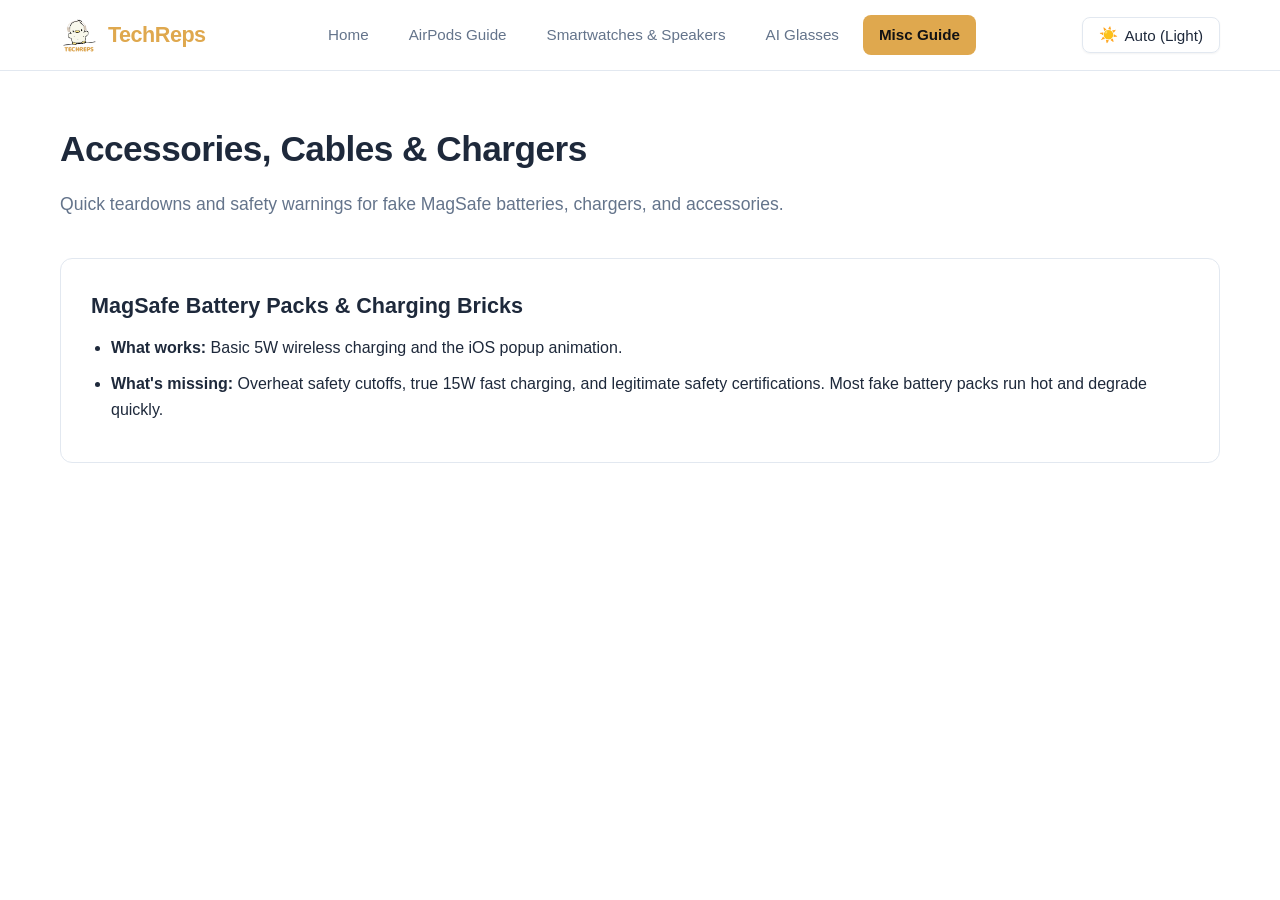
<file: misc.html>
<!DOCTYPE html>
<html lang="en">
<head>
  <meta charset="UTF-8">
  <meta name="viewport" content="width=device-width, initial-scale=1.0">
  <title>TechReps - Misc Guide</title>
  <link rel="stylesheet" href="shared-styles.css">
  <link rel="icon" type="image/png" href="logo.png">
  <script>
    (function() {
      try { localStorage.removeItem('techreps-theme'); } catch(e) {}
      var override = localStorage.getItem('techreps-theme-override');
      if (override === 'dark' || override === 'light') {
        document.documentElement.setAttribute('data-theme', override);
      } else {
        document.documentElement.removeAttribute('data-theme');
      }
    })();
  </script>
</head>
<body>

  <header>
    <div class="header-container">
      <a href="index.html" class="logo">
        <img src="logo.png" alt="TechReps Logo" class="logo-img">
        <span>TechReps</span>
      </a>
      
      <nav id="nav-bar">
        <a href="index.html" class="nav-link">Home</a>
        <a href="airpods.html" class="nav-link">AirPods Guide</a>
        <a href="smartwatches.html" class="nav-link">Smartwatches & Speakers</a>
        <a href="AI-glasses.html" class="nav-link">AI Glasses</a>
        <a href="misc.html" class="nav-link active">Misc Guide</a>
      </nav>

      <div class="header-actions">
        <button class="theme-toggle" onclick="toggleTheme()" aria-label="Toggle Theme">
          <span id="theme-icon">🌙</span><span id="theme-text">Dark Mode</span>
        </button>

        <button class="burger-menu" id="mobile-burger" aria-label="Toggle Menu">
          <span></span>
          <span></span>
          <span></span>
        </button>
      </div>
    </div>
  </header>

  <main>
    <div class="guide-intro">
      <h2>Accessories, Cables & Chargers</h2>
      <p>Quick teardowns and safety warnings for fake MagSafe batteries, chargers, and accessories.</p>
    </div>

    <div class="edu-section">
      <h3>MagSafe Battery Packs & Charging Bricks</h3>
      <ul class="edu-list">
        <li><strong>What works:</strong> Basic 5W wireless charging and the iOS popup animation.</li>
        <li><strong>What's missing:</strong> Overheat safety cutoffs, true 15W fast charging, and legitimate safety certifications. Most fake battery packs run hot and degrade quickly.</li>
      </ul>
    </div>
  </main>

  <script src="theme-engine.js"></script>
</body>
</html>
</file>
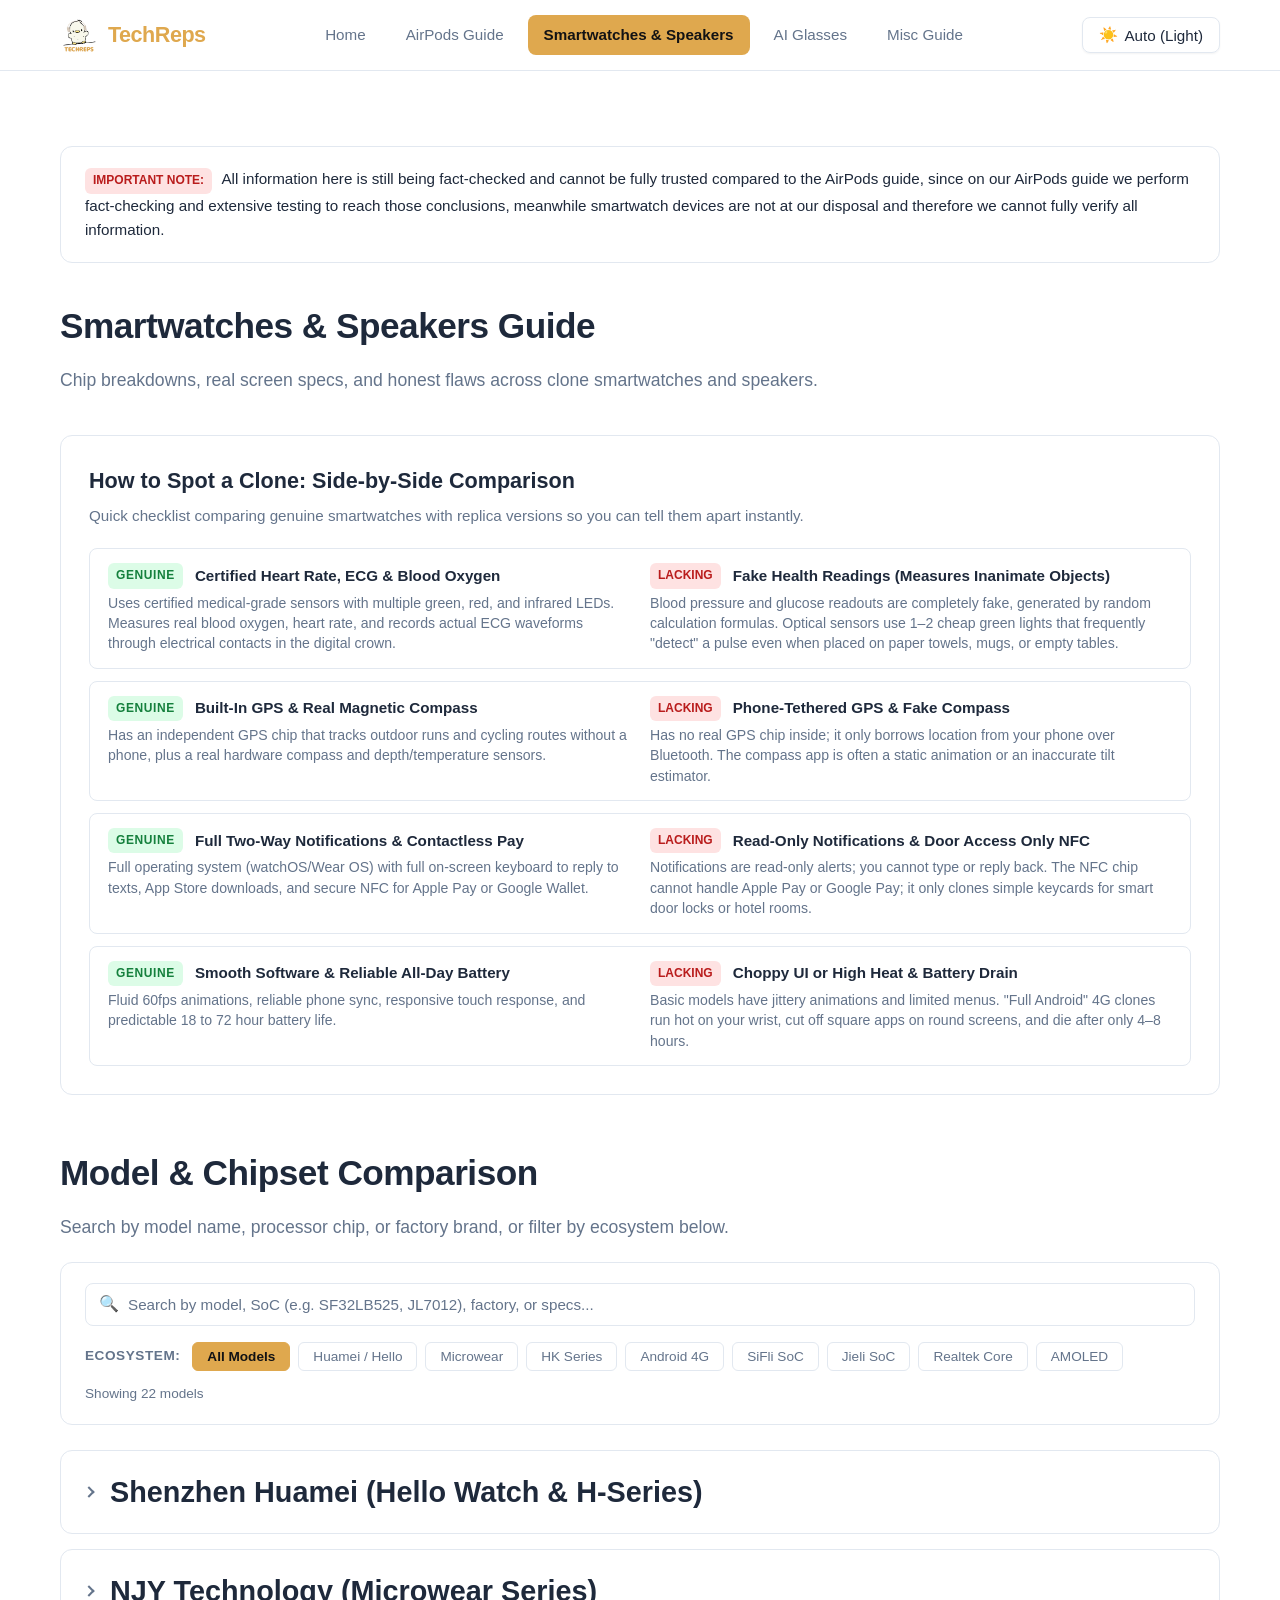
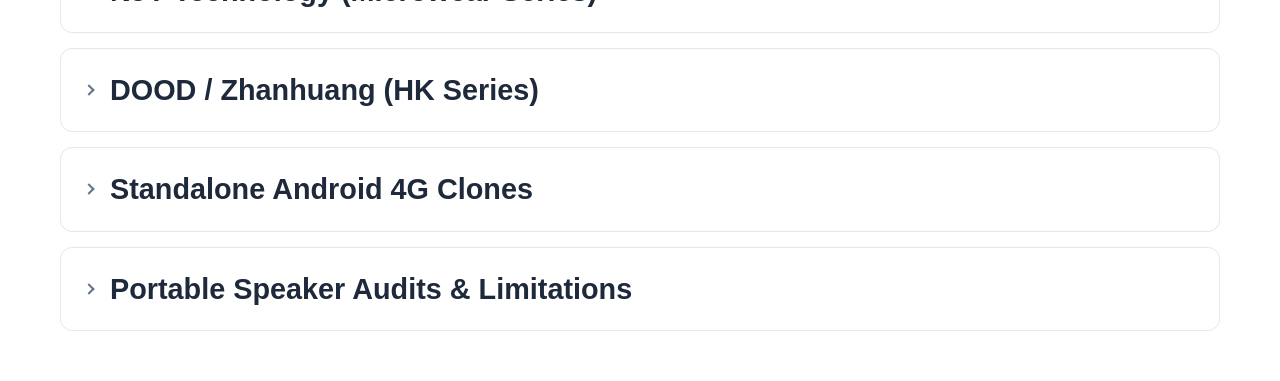
<file: smartwatches.html>
<!DOCTYPE html>
<html lang="en">
<head>
  <meta charset="UTF-8">
  <meta name="viewport" content="width=device-width, initial-scale=1.0">
  <title>TechReps - Smartwatches & Speakers</title>
  <link rel="stylesheet" href="shared-styles.css">
  <link rel="icon" type="image/png" href="logo.png">
  <script>
    (function() {
      try { localStorage.removeItem('techreps-theme'); } catch(e) {}
      var override = localStorage.getItem('techreps-theme-override');
      if (override === 'dark' || override === 'light') {
        document.documentElement.setAttribute('data-theme', override);
      } else {
        document.documentElement.removeAttribute('data-theme');
      }
    })();
  </script>
</head>
<body>

  <header>
    <div class="header-container">
      <a href="index.html" class="logo">
        <img src="logo.png" alt="TechReps Logo" class="logo-img">
        <span>TechReps</span>
      </a>
      
      <nav id="nav-bar">
        <a href="index.html" class="nav-link">Home</a>
        <a href="airpods.html" class="nav-link">AirPods Guide</a>
        <a href="smartwatches.html" class="nav-link active">Smartwatches & Speakers</a>
        <a href="AI-glasses.html" class="nav-link">AI Glasses</a>
        <a href="misc.html" class="nav-link">Misc Guide</a>
      </nav>

      <div class="header-actions">
        <button class="theme-toggle" onclick="toggleTheme()" aria-label="Toggle Theme">
          <span id="theme-icon">🌙</span><span id="theme-text">Dark Mode</span>
        </button>

        <button class="burger-menu" id="mobile-burger" aria-label="Toggle Menu">
          <span></span>
          <span></span>
          <span></span>
        </button>
      </div>
    </div>
  </header>

  <main>
    <!-- Top Verification Advisory Notice -->
    <aside class="notice-box" aria-label="Authenticity Advisory">
      <div class="notice-content">
        <span class="badge-missing">IMPORTANT NOTE:</span> All information here is still being fact-checked and cannot be fully trusted compared to the AirPods guide, since on our AirPods guide we perform fact-checking and extensive testing to reach those conclusions, meanwhile smartwatch devices are not at our disposal and therefore we cannot fully verify all information.
      </div>
    </aside>

    <div class="guide-intro">
      <h2>Smartwatches & Speakers Guide</h2>
      <p>Chip breakdowns, real screen specs, and honest flaws across clone smartwatches and speakers.</p>
    </div>

    <!-- Forensic Authenticity Checklist Card -->
    <section class="checklist-card" aria-labelledby="verification-checklist-title">
      <div class="checklist-card-header">
        <h3 id="verification-checklist-title">How to Spot a Clone: Side-by-Side Comparison</h3>
        <p>Quick checklist comparing genuine smartwatches with replica versions so you can tell them apart instantly.</p>
      </div>

      <div class="checklist-table">
        <div class="checklist-row">
          <div class="checklist-col">
            <div class="checklist-col-title">
              <span class="badge-genuine">GENUINE</span> Certified Heart Rate, ECG & Blood Oxygen
            </div>
            <div class="checklist-col-desc">Uses certified medical-grade sensors with multiple green, red, and infrared LEDs. Measures real blood oxygen, heart rate, and records actual ECG waveforms through electrical contacts in the digital crown.</div>
          </div>
          <div class="checklist-col">
            <div class="checklist-col-title">
              <span class="badge-missing">LACKING</span> Fake Health Readings (Measures Inanimate Objects)
            </div>
            <div class="checklist-col-desc">Blood pressure and glucose readouts are completely fake, generated by random calculation formulas. Optical sensors use 1–2 cheap green lights that frequently "detect" a pulse even when placed on paper towels, mugs, or empty tables.</div>
          </div>
        </div>

        <div class="checklist-row">
          <div class="checklist-col">
            <div class="checklist-col-title">
              <span class="badge-genuine">GENUINE</span> Built-In GPS & Real Magnetic Compass
            </div>
            <div class="checklist-col-desc">Has an independent GPS chip that tracks outdoor runs and cycling routes without a phone, plus a real hardware compass and depth/temperature sensors.</div>
          </div>
          <div class="checklist-col">
            <div class="checklist-col-title">
              <span class="badge-missing">LACKING</span> Phone-Tethered GPS & Fake Compass
            </div>
            <div class="checklist-col-desc">Has no real GPS chip inside; it only borrows location from your phone over Bluetooth. The compass app is often a static animation or an inaccurate tilt estimator.</div>
          </div>
        </div>

        <div class="checklist-row">
          <div class="checklist-col">
            <div class="checklist-col-title">
              <span class="badge-genuine">GENUINE</span> Full Two-Way Notifications & Contactless Pay
            </div>
            <div class="checklist-col-desc">Full operating system (watchOS/Wear OS) with full on-screen keyboard to reply to texts, App Store downloads, and secure NFC for Apple Pay or Google Wallet.</div>
          </div>
          <div class="checklist-col">
            <div class="checklist-col-title">
              <span class="badge-missing">LACKING</span> Read-Only Notifications & Door Access Only NFC
            </div>
            <div class="checklist-col-desc">Notifications are read-only alerts; you cannot type or reply back. The NFC chip cannot handle Apple Pay or Google Pay; it only clones simple keycards for smart door locks or hotel rooms.</div>
          </div>
        </div>

        <div class="checklist-row">
          <div class="checklist-col">
            <div class="checklist-col-title">
              <span class="badge-genuine">GENUINE</span> Smooth Software & Reliable All-Day Battery
            </div>
            <div class="checklist-col-desc">Fluid 60fps animations, reliable phone sync, responsive touch response, and predictable 18 to 72 hour battery life.</div>
          </div>
          <div class="checklist-col">
            <div class="checklist-col-title">
              <span class="badge-missing">LACKING</span> Choppy UI or High Heat & Battery Drain
            </div>
            <div class="checklist-col-desc">Basic models have jittery animations and limited menus. "Full Android" 4G clones run hot on your wrist, cut off square apps on round screens, and die after only 4–8 hours.</div>
          </div>
        </div>
      </div>
    </section>

    <div class="guide-intro" style="margin-top: 50px; margin-bottom: 20px;">
      <h2>Model & Chipset Comparison</h2>
      <p>Search by model name, processor chip, or factory brand, or filter by ecosystem below.</p>
    </div>

    <!-- Interactive Search & Ecosystem Filter Bar -->
    <div class="catalog-filter-panel" role="search" aria-label="Smartwatch Registry Filter">
      <div class="search-input-wrapper">
        <span class="search-icon-prefix" aria-hidden="true">🔍</span>
        <input 
          type="text" 
          id="catalog-search" 
          class="search-input" 
          placeholder="Search by model, SoC (e.g. SF32LB525, JL7012), factory, or specs..."
          aria-label="Search Smartwatch Registry"
          autocomplete="off"
        >
        <button id="search-clear-btn" class="search-clear-btn" aria-label="Clear search input">✕</button>
      </div>

      <div class="filter-controls-row">
        <div class="filter-chips-group" role="group" aria-label="Chipset and Ecosystem Filters">
          <span class="filter-group-label">Ecosystem:</span>
          <button class="filter-chip active" data-chip="all">All Models</button>
          <button class="filter-chip" data-chip="huamei">Huamei / Hello</button>
          <button class="filter-chip" data-chip="microwear">Microwear</button>
          <button class="filter-chip" data-chip="hk">HK Series</button>
          <button class="filter-chip" data-chip="android">Android 4G</button>
          <button class="filter-chip" data-chip="sifli">SiFli SoC</button>
          <button class="filter-chip" data-chip="jieli">Jieli SoC</button>
          <button class="filter-chip" data-chip="realtek">Realtek Core</button>
          <button class="filter-chip" data-chip="amoled">AMOLED</button>
        </div>
        <div class="filter-stats-text">
          Showing <span id="visible-count">22</span> models
        </div>
      </div>
    </div>

    <!-- Empty State Notification Card -->
    <div id="no-results-card" class="no-results-card" role="alert" style="display: none;">
      <h3>No matching smartwatches found</h3>
      <p>Try different keywords or clear your filters to view all entries.</p>
      <button id="reset-filter-btn" class="reset-filter-btn">Reset all filters</button>
    </div>

    <!-- Accordion Catalog Container -->
    <div class="catalog-container">

      <!-- Section 1: Shenzhen Huamei (Hello Watch & H-Series) -->
      <div class="section" data-ecosystem="huamei">
        <div class="heading" role="button" tabindex="0" aria-expanded="false">
          <span class="arrow" aria-hidden="true"></span>
          <h2>Shenzhen Huamei (Hello Watch & H-Series)</h2>
        </div>
        <div class="content">
          <div class="subsection">
            <div class="subheading" role="button" tabindex="0" aria-expanded="false">
              <span class="arrow" aria-hidden="true"></span>
              <h3>Hello Watch & H10/H12/H13/H26 Hardware Lineup</h3>
            </div>
            <div class="subcontent">
              <div class="table-responsive">
                <table>
                  <thead>
                    <tr>
                      <th>Series / Model</th>
                      <th>Advertised CPU</th>
                      <th>Real Underlying SoC</th>
                      <th>Core Architecture & GPU</th>
                      <th>Display Specs</th>
                      <th>Storage (RAM / ROM)</th>
                      <th>Companion App / OS</th>
                    </tr>
                  </thead>
                  <tbody>
                    <tr>
                      <td>H26 Ultra / H26 Pro / Mini</td>
                      <td>Actions Platform</td>
                      <td>Actions ATS3089C or SiFli SF32LB525</td>
                      <td>Dual-core MCU + 2.5D GPU</td>
                      <td>1.85"–2.06" AMOLED</td>
                      <td>256MB / 1GB Flash</td>
                      <td>Lewear Pro (Hello OS)</td>
                    </tr>
                    <tr>
                      <td>H13 Pro / H13 Pro+ (45mm)</td>
                      <td>Jieli Platform</td>
                      <td>Zhuhai Jieli JL701X</td>
                      <td>Dual-core 32-bit DSP @ 192MHz</td>
                      <td>1.91" Super AMOLED</td>
                      <td>128MB / 1GB–4GB</td>
                      <td>QiFit / Lewear (RTOS)</td>
                    </tr>
                    <tr>
                      <td>H12 Pro / H12 Pro+ (45mm)</td>
                      <td>"A16 CPU"</td>
                      <td>Zhuhai Jieli JL7012</td>
                      <td>Dual-core 32-bit DSP @ 192MHz</td>
                      <td>1.91" AMOLED</td>
                      <td>128MB / 4GB</td>
                      <td>QiFit (RTOS)</td>
                    </tr>
                    <tr>
                      <td>H10 Pro / H10 Pro+ (45mm)</td>
                      <td>Realtek Core</td>
                      <td>Realtek RTL8762DT / RTL8763EW</td>
                      <td>Cortex-M4F @ 100MHz</td>
                      <td>1.91"–1.95" IPS</td>
                      <td>128MB Flash</td>
                      <td>QiFit (RTOS)</td>
                    </tr>
                    <tr>
                      <td>Hello Watch 3+ (Plus)</td>
                      <td>"A16 CPU Gen 2"</td>
                      <td>Zhuhai Jieli JL7012A6</td>
                      <td>Dual-core 32-bit DSP @ 192MHz</td>
                      <td>2.04" AMOLED</td>
                      <td>128MB / 4GB eMMC</td>
                      <td>QiFit Pro / OS10 (RTOS)</td>
                    </tr>
                    <tr>
                      <td>Hello Watch 3</td>
                      <td>"A16 CPU"</td>
                      <td>Zhuhai Jieli JL7012 / JL7012A</td>
                      <td>Dual-core 32-bit DSP @ 192MHz</td>
                      <td>2.04" AMOLED (368×448)</td>
                      <td>128MB / 4GB</td>
                      <td>QiFit (RTOS)</td>
                    </tr>
                    <tr>
                      <td>Hello Watch 2 / H11 Ultra Gen 2</td>
                      <td>Realtek Core</td>
                      <td>Realtek RTL8763EWE</td>
                      <td>Cortex-M4F @ 100MHz</td>
                      <td>2.02" TFT/IPS (425×518)</td>
                      <td>128MB / 1GB</td>
                      <td>QiFit (RTOS)</td>
                    </tr>
                    <tr>
                      <td>Hello Watch 1 / H11 Ultra</td>
                      <td>Realtek Core</td>
                      <td>Realtek RTL8763EWE</td>
                      <td>Cortex-M4F @ 100MHz</td>
                      <td>2.02" TFT/IPS (60Hz)</td>
                      <td>128MB / 1GB</td>
                      <td>QiFit (RTOS)</td>
                    </tr>
                  </tbody>
                </table>
              </div>
            </div>
          </div>
        </div>
      </div>

      <!-- Section 2: NJY Technology (Microwear) -->
      <div class="section" data-ecosystem="microwear">
        <div class="heading" role="button" tabindex="0" aria-expanded="false">
          <span class="arrow" aria-hidden="true"></span>
          <h2>NJY Technology (Microwear Series)</h2>
        </div>
        <div class="content">
          <div class="subsection">
            <div class="subheading" role="button" tabindex="0" aria-expanded="false">
              <span class="arrow" aria-hidden="true"></span>
              <h3>Microwear W-Series & Ultra Lineup</h3>
            </div>
            <div class="subcontent">
              <div class="table-responsive">
                <table>
                  <thead>
                    <tr>
                      <th>Series / Model</th>
                      <th>Advertised CPU</th>
                      <th>Real Underlying SoC</th>
                      <th>Core Architecture & GPU</th>
                      <th>Display Specs</th>
                      <th>Storage (RAM / ROM)</th>
                      <th>Companion App / OS</th>
                    </tr>
                  </thead>
                  <tbody>
                    <tr>
                      <td>Microwear Ultra 3 / W60</td>
                      <td>Jieli / Actions</td>
                      <td>Zhuhai Jieli AC7012A7S / Actions ATS3085L</td>
                      <td>Dual-core MCU + 2.5D GPU</td>
                      <td>2.04" AMOLED (368×448)</td>
                      <td>128MB / 1Gb Flash</td>
                      <td>Wearmax OS / MActivePro</td>
                    </tr>
                    <tr>
                      <td>Microwear W69 / W69+ Ultra</td>
                      <td>Jieli Platform</td>
                      <td>Zhuhai Jieli AC7012A6S</td>
                      <td>Dual-core @ 192MHz</td>
                      <td>2.2" AMOLED (468×568)</td>
                      <td>128MB / 1GB–2GB</td>
                      <td>MActivePro / MicroOS 10</td>
                    </tr>
                    <tr>
                      <td>Microwear W29 Pro / W59 Pro</td>
                      <td>Jieli Platform</td>
                      <td>Zhuhai Jieli AC7012A6S / JL7012A</td>
                      <td>Dual-core @ 192MHz</td>
                      <td>2.02"–2.2" AMOLED</td>
                      <td>128MB / 1GB Flash</td>
                      <td>MActivePro / MicroOS 10</td>
                    </tr>
                    <tr>
                      <td>Microwear W68 Ultra Max</td>
                      <td>Jieli Platform</td>
                      <td>Zhuhai Jieli JL7012 / AC7012A</td>
                      <td>Dual-core @ 192MHz</td>
                      <td>2.2" IPS (428×518)</td>
                      <td>128MB Flash</td>
                      <td>MActivePro (RTOS)</td>
                    </tr>
                    <tr>
                      <td>Microwear W68 / W68+ Ultra</td>
                      <td>Realtek Core</td>
                      <td>Realtek RTL8762DT + BK3266</td>
                      <td>Single-core MCU + Audio BT</td>
                      <td>2.0"–2.2" TFT/IPS (428×518)</td>
                      <td>128MB Flash</td>
                      <td>MActivePro (RTOS)</td>
                    </tr>
                    <tr>
                      <td>Microwear W28 Pro / W58</td>
                      <td>Realtek Dual-Mode</td>
                      <td>Realtek RTL8762D + Secondary BT</td>
                      <td>Single-core MCU @ 90MHz</td>
                      <td>1.95" TFT/IPS (320×380)</td>
                      <td>128MB Flash</td>
                      <td>MActivePro (RTOS)</td>
                    </tr>
                    <tr>
                      <td>Microwear W17 / W27 / W37</td>
                      <td>Realtek / Jieli</td>
                      <td>Realtek RTL8762D or Jieli AC6954</td>
                      <td>Single-core MCU @ 96MHz</td>
                      <td>1.75"–1.9" TFT/IPS</td>
                      <td>64MB–128MB Flash</td>
                      <td>MActivePro (RTOS)</td>
                    </tr>
                  </tbody>
                </table>
              </div>
            </div>
          </div>
        </div>
      </div>

      <!-- Section 3: DOOD / Zhanhuang (HK Series) -->
      <div class="section" data-ecosystem="hk">
        <div class="heading" role="button" tabindex="0" aria-expanded="false">
          <span class="arrow" aria-hidden="true"></span>
          <h2>DOOD / Zhanhuang (HK Series)</h2>
        </div>
        <div class="content">
          <div class="subsection">
            <div class="subheading" role="button" tabindex="0" aria-expanded="false">
              <span class="arrow" aria-hidden="true"></span>
              <h3>HK8 / HK9 / HK10 / HK12 High-Performance SiFli Lineup</h3>
            </div>
            <div class="subcontent">
              <div class="table-responsive">
                <table>
                  <thead>
                    <tr>
                      <th>Series / Model</th>
                      <th>Advertised CPU</th>
                      <th>Real Underlying SoC</th>
                      <th>Core Architecture & GPU</th>
                      <th>Display Specs</th>
                      <th>Storage (RAM / ROM)</th>
                      <th>Companion App / OS</th>
                    </tr>
                  </thead>
                  <tbody>
                    <tr>
                      <td>HK12 Ultra 4 (49mm)</td>
                      <td>Siche / SiFli Platform</td>
                      <td>Siche SF32LB525</td>
                      <td>Dual-Core Cortex-M33 + 2.5D GPU</td>
                      <td>2.02" AMOLED (410×494, 60Hz)</td>
                      <td>256MB / ~1GB (Local Storage)</td>
                      <td>Wearfit Pro (RTOS)</td>
                    </tr>
                    <tr>
                      <td>HK12 Pro (46mm)</td>
                      <td>Siche / SiFli Platform</td>
                      <td>Siche SF32LB525</td>
                      <td>Dual-Core Cortex-M33 + 2.5D GPU</td>
                      <td>2.02" AMOLED (410×494, 60Hz)</td>
                      <td>256MB / ~1GB (Local Storage)</td>
                      <td>Wearfit Pro (RTOS)</td>
                    </tr>
                    <tr>
                      <td>HK10 Pro / HK10 Ultra 3</td>
                      <td>SiFli Platform</td>
                      <td>SiFli SF32LB525 / SF32LB526</td>
                      <td>Cortex-M33 (240MHz) + 2.5D GPU</td>
                      <td>2.04" AMOLED (~600 nits)</td>
                      <td>256MB / 1GB–2GB</td>
                      <td>Wearfit Pro (RTOS)</td>
                    </tr>
                    <tr>
                      <td>HK9 Ultra / HK9 Ultra 2 / Max</td>
                      <td>SiFli Platform</td>
                      <td>SiFli SF32LB525</td>
                      <td>Cortex-M33 (240MHz) + 2.5D GPU</td>
                      <td>2.02"–2.12" AMOLED</td>
                      <td>256MB / 2GB ROM</td>
                      <td>Wearfit Pro (RTOS)</td>
                    </tr>
                    <tr>
                      <td>HK9 Pro / HK9 Pro+ / Max</td>
                      <td>SiFli Platform</td>
                      <td>SiFli SF32LB525</td>
                      <td>Cortex-M33 (240MHz) + 2.5D GPU</td>
                      <td>2.02" AMOLED (410×494)</td>
                      <td>256MB / 1GB–2GB</td>
                      <td>Wearfit Pro (RTOS)</td>
                    </tr>
                    <tr>
                      <td>HK8 Pro Ultra / HK8 Pro Max</td>
                      <td>SiFli Platform</td>
                      <td>SiFli SF32LB551</td>
                      <td>Cortex-M33 (240MHz) + 48MHz + 2D GPU</td>
                      <td>2.12" AMOLED (485×520)</td>
                      <td>256MB / 128MB</td>
                      <td>Wearfit Pro (RTOS)</td>
                    </tr>
                  </tbody>
                </table>
              </div>
            </div>
          </div>
        </div>
      </div>

      <!-- Section 4: Standalone Android Clones (4G Cellular) -->
      <div class="section" data-ecosystem="android">
        <div class="heading" role="button" tabindex="0" aria-expanded="false">
          <span class="arrow" aria-hidden="true"></span>
          <h2>Standalone Android 4G Clones</h2>
        </div>
        <div class="content">
          <div class="subsection">
            <div class="subheading" role="button" tabindex="0" aria-expanded="false">
              <span class="arrow" aria-hidden="true"></span>
              <h3>Full Android on Wrist (UNISOC Quad-Core Platform)</h3>
            </div>
            <div class="subcontent">
              <div class="table-responsive">
                <table>
                  <thead>
                    <tr>
                      <th>Series / Model</th>
                      <th>Advertised CPU</th>
                      <th>Real Underlying SoC</th>
                      <th>Core Architecture & GPU</th>
                      <th>Display Specs</th>
                      <th>Storage (RAM / ROM)</th>
                      <th>Companion App / OS</th>
                    </tr>
                  </thead>
                  <tbody>
                    <tr>
                      <td>HK Ultra One / HK One 4G</td>
                      <td>UNISOC Platform</td>
                      <td>UNISOC / Spreadtrum SC8541E / SL8521E</td>
                      <td>Quad-Core Cortex-A53 @ 1.4GHz + Mali-820</td>
                      <td>2.02" AMOLED</td>
                      <td>Up to 8GB / 128GB</td>
                      <td>Full Android OS (8.1–13)</td>
                    </tr>
                    <tr>
                      <td>Microwear Ultra 3 AI (4G)</td>
                      <td>UNISOC Platform</td>
                      <td>UNISOC / Spreadtrum SC8541E</td>
                      <td>Quad-Core Cortex-A53 @ 1.4GHz + Mali-820</td>
                      <td>2.04" AMOLED</td>
                      <td>2GB/16GB or 4GB/64GB</td>
                      <td>Full Android OS (8.1–11)</td>
                    </tr>
                    <tr>
                      <td>Hello Watch 4+ (4G)</td>
                      <td>UNISOC Platform</td>
                      <td>UNISOC / Spreadtrum SL8541E</td>
                      <td>Quad-Core Cortex-A53 @ 1.4GHz + Mali-820</td>
                      <td>2.04" AMOLED</td>
                      <td>2GB/16GB or 4GB/64GB</td>
                      <td>Full Android OS (8.1–10)</td>
                    </tr>
                  </tbody>
                </table>
              </div>
            </div>
          </div>
        </div>
      </div>

      <!-- Section 5: Portable Audio Teardowns -->
      <div class="section" data-ecosystem="speakers">
        <div class="heading" role="button" tabindex="0" aria-expanded="false">
          <span class="arrow" aria-hidden="true"></span>
          <h2>Portable Speaker Audits & Limitations</h2>
        </div>
        <div class="content">
          <p style="margin-bottom: 12px;">High-end brand speaker replicas struggle primarily with acoustic mass engineering, internal waterproof gaskets, and digital signal processing:</p>
          <ul class="edu-list">
            <li><strong>Supported:</strong> Basic Bluetooth 5.x pairing profiles, analog 3.5mm auxiliary inputs, basic illuminated RGB branding arrays.</li>
            <li><strong>Lacking:</strong> True IPX7 submersion waterproof seals (often missing rubberized membrane gaskets), high-excursion long-throw bass passive radiators, and official companion app OTA firmware updates.</li>
          </ul>
        </div>
      </div>

    </div>
  </main>

  <script src="theme-engine.js"></script>
  <script>
    // Accordion Action Controller with state and ARIA synchronization
    function setAccordionState(el, shouldExpand) {
      const arrow = el.querySelector('.arrow');
      const content = el.nextElementSibling;
      if (!arrow || !content) return;
      el.setAttribute('aria-expanded', shouldExpand ? 'true' : 'false');
      if (shouldExpand) {
        arrow.classList.add('expanded');
        content.style.display = 'block';
      } else {
        arrow.classList.remove('expanded');
        content.style.display = 'none';
      }
    }

    document.querySelectorAll('.heading, .subheading').forEach(el => {
      function toggleAccordion(e) {
        e.stopPropagation();
        const arrow = el.querySelector('.arrow');
        const isCurrentlyExpanded = arrow && arrow.classList.contains('expanded');
        setAccordionState(el, !isCurrentlyExpanded);
      }

      el.addEventListener('click', toggleAccordion);
      el.addEventListener('keydown', (e) => {
        if (e.key === 'Enter' || e.key === ' ') {
          e.preventDefault();
          toggleAccordion(e);
        }
      });
    });

    // Interactive Search & Ecosystem Filter Controller
    (function initSmartwatchFilter() {
      const searchInput = document.getElementById('catalog-search');
      const clearBtn = document.getElementById('search-clear-btn');
      const filterChips = document.querySelectorAll('.filter-chip');
      const visibleCountEl = document.getElementById('visible-count');
      const noResultsCard = document.getElementById('no-results-card');
      const resetBtn = document.getElementById('reset-filter-btn');
      const catalogContainer = document.querySelector('.catalog-container');

      if (!searchInput || !catalogContainer) return;

      let currentChip = 'all';
      let currentQuery = '';

      function matchesChip(rowText, targetChip, sectionEcosystem) {
        if (targetChip === 'all') return true;
        const text = rowText.toLowerCase();

        if (targetChip === 'huamei') return sectionEcosystem === 'huamei' || text.includes('huamei') || text.includes('hello');
        if (targetChip === 'microwear') return sectionEcosystem === 'microwear' || text.includes('microwear');
        if (targetChip === 'hk') return sectionEcosystem === 'hk' || text.includes('hk');
        if (targetChip === 'android') return sectionEcosystem === 'android' || text.includes('android');
        if (targetChip === 'sifli') return text.includes('sifli') || text.includes('sf32lb');
        if (targetChip === 'jieli') return text.includes('jieli') || text.includes('jl701') || text.includes('ac701') || text.includes('ac6954');
        if (targetChip === 'realtek') return text.includes('realtek') || text.includes('rtl876');
        if (targetChip === 'amoled') return text.includes('amoled');
        return true;
      }

      function applyFilter() {
        let totalMatches = 0;
        const isFiltering = currentQuery !== '' || currentChip !== 'all';

        const sections = catalogContainer.querySelectorAll('.section');
        sections.forEach(section => {
          let sectionMatches = 0;
          const sectionHeading = section.querySelector('.heading');
          const sectionEcosystem = section.getAttribute('data-ecosystem') || '';
          const subsections = section.querySelectorAll('.subsection');

          // Handle speaker section separately (non-table)
          if (subsections.length === 0) {
            const textContent = section.textContent.toLowerCase();
            const chipMatch = currentChip === 'all';
            const queryMatch = currentQuery === '' || textContent.includes(currentQuery);
            if (chipMatch && queryMatch) {
              section.style.display = 'block';
              if (isFiltering) setAccordionState(sectionHeading, true);
            } else {
              section.style.display = isFiltering ? 'none' : 'block';
            }
            return;
          }

          subsections.forEach(sub => {
            let subMatches = 0;
            const subHeading = sub.querySelector('.subheading');
            const rows = sub.querySelectorAll('tbody tr');

            rows.forEach(row => {
              const cells = row.querySelectorAll('td');
              if (cells.length < 2) return;

              let combinedText = '';
              cells.forEach(cell => { combinedText += ' ' + cell.textContent.toLowerCase(); });

              const chipMatch = matchesChip(combinedText, currentChip, sectionEcosystem);
              const queryMatch = currentQuery === '' || combinedText.includes(currentQuery);

              if (chipMatch && queryMatch) {
                row.style.display = '';
                subMatches++;
                sectionMatches++;
                totalMatches++;
                if (currentQuery !== '') {
                  row.classList.add('row-highlight');
                } else {
                  row.classList.remove('row-highlight');
                }
              } else {
                row.style.display = 'none';
                row.classList.remove('row-highlight');
              }
            });

            // Update subsection match counter
            let badge = subHeading.querySelector('.match-count-badge');
            if (isFiltering && subMatches > 0) {
              if (!badge) {
                badge = document.createElement('span');
                badge.className = 'match-count-badge';
                subHeading.appendChild(badge);
              }
              badge.textContent = subMatches;
            } else if (badge) {
              badge.remove();
            }

            // Subsection visibility and expansion
            if (subMatches > 0) {
              sub.style.display = 'block';
              if (isFiltering) {
                setAccordionState(subHeading, true);
              }
            } else {
              sub.style.display = isFiltering ? 'none' : 'block';
            }
          });

          // Top-level section visibility and expansion
          if (sectionMatches > 0) {
            section.style.display = 'block';
            if (isFiltering) {
              setAccordionState(sectionHeading, true);
            }
          } else {
            section.style.display = isFiltering ? 'none' : 'block';
          }
        });

        // Update overall results summary
        if (visibleCountEl) {
          visibleCountEl.textContent = totalMatches;
        }

        if (totalMatches === 0 && isFiltering) {
          noResultsCard.style.display = 'block';
          catalogContainer.style.display = 'none';
        } else {
          noResultsCard.style.display = 'none';
          catalogContainer.style.display = 'flex';
        }
      }

      // Event Listeners
      searchInput.addEventListener('input', (e) => {
        currentQuery = e.target.value.trim().toLowerCase();
        clearBtn.style.display = currentQuery.length > 0 ? 'inline-block' : 'none';
        applyFilter();
      });

      clearBtn.addEventListener('click', () => {
        searchInput.value = '';
        currentQuery = '';
        clearBtn.style.display = 'none';
        searchInput.focus();
        applyFilter();
      });

      filterChips.forEach(chip => {
        chip.addEventListener('click', () => {
          filterChips.forEach(c => c.classList.remove('active'));
          chip.classList.add('active');
          currentChip = chip.getAttribute('data-chip');
          applyFilter();
        });
      });

      resetBtn.addEventListener('click', () => {
        searchInput.value = '';
        currentQuery = '';
        clearBtn.style.display = 'none';
        filterChips.forEach(c => c.classList.remove('active'));
        const allChip = document.querySelector('.filter-chip[data-chip="all"]');
        if (allChip) allChip.classList.add('active');
        currentChip = 'all';

        // Reset all sections to closed state for a clean default view
        document.querySelectorAll('.heading, .subheading').forEach(el => {
          setAccordionState(el, false);
        });

        applyFilter();
      });
    })();
  </script>
</body>
</html>
</file>
<file: shared-styles.css>
/* --- Global Variables & Color Palette --- */
:root {
  --bg-main: #ffffff;
  --bg-header: #ffffff;
  --text-main: #1e293b;
  --text-muted: #64748b;
  --border-color: #e2e8f0;
  --accent-color: #dfa84e; /* Golden Mustard Amber */
  --accent-hover: #c9933b;
  --bg-badge: #fee2e2;
  --text-badge: #b91c1c;
  --bg-badge-genuine: #dcfce7;
  --text-badge-genuine: #15803d;

  /* Shape & Radius Tokens */
  --radius-sm: 6px;
  --radius-md: 8px;
  --radius-lg: 12px;
  --radius-full: 20px;
}

[data-theme="dark"] {
  --bg-main: #121214;
  --bg-header: #1a1a1e;
  --text-main: #f8fafc;
  --text-muted: #94a3b8;
  --border-color: #2e2e38;
  --bg-badge: #451a1a;
  --text-badge: #fca5a5;
  --bg-badge-genuine: #14532d;
  --text-badge-genuine: #86efac;
}

[data-theme="light"] {
  --bg-main: #ffffff;
  --bg-header: #ffffff;
  --text-main: #1e293b;
  --text-muted: #64748b;
  --border-color: #e2e8f0;
  --accent-color: #dfa84e;
  --accent-hover: #c9933b;
  --bg-badge: #fee2e2;
  --text-badge: #b91c1c;
  --bg-badge-genuine: #dcfce7;
  --text-badge-genuine: #15803d;
}

/* System Color Scheme Fallback (Zero-FOUC) */
@media (prefers-color-scheme: dark) {
  :root:not([data-theme="light"]) {
    --bg-main: #121214;
    --bg-header: #1a1a1e;
    --text-main: #f8fafc;
    --text-muted: #94a3b8;
    --border-color: #2e2e38;
    --bg-badge: #451a1a;
    --text-badge: #fca5a5;
    --bg-badge-genuine: #14532d;
    --text-badge-genuine: #86efac;
  }

  :root:not([data-theme="light"]) .card-cream {
    background-color: #24221f !important;
  }
  :root:not([data-theme="light"]) .card-cream h3 {
    color: #ffffff !important;
  }
  :root:not([data-theme="light"]) .card-cream p {
    color: #94a3b8 !important;
  }
}

/* --- Base Rules & Craft Floor Browser Surfaces --- */
* {
  box-sizing: border-box;
  margin: 0;
  padding: 0;
}

::selection {
  background-color: rgba(223, 168, 78, 0.3);
  color: var(--text-main);
}

:focus-visible {
  outline: 2px solid var(--accent-color);
  outline-offset: 2px;
}

input, textarea, select {
  caret-color: var(--accent-color);
}

body {
  font-family: -apple-system, BlinkMacSystemFont, "Segoe UI", Roboto, Helvetica, Arial, sans-serif;
  background-color: var(--bg-main);
  color: var(--text-main);
  line-height: 1.6;
  transition: background-color 0.3s ease, color 0.3s ease;
}

main {
  max-width: 1200px;
  margin: 0 auto;
  padding: 50px 20px;
}

/* --- Navigation Header --- */
header {
  background-color: var(--bg-header);
  border-bottom: 1px solid var(--border-color);
  position: sticky;
  top: 0;
  z-index: 100;
}

.header-container {
  max-width: 1200px;
  margin: 0 auto;
  padding: 15px 20px;
  display: flex;
  justify-content: space-between;
  align-items: center;
}

.logo {
  font-size: 1.35rem;
  font-weight: 800;
  letter-spacing: -0.5px;
  color: var(--accent-color);
  text-decoration: none;
  display: flex;
  align-items: center;
  gap: 10px;
}

.logo-img {
  height: 38px;
  width: 38px;
  object-fit: contain;
  flex-shrink: 0;
  display: block;
}

#nav-bar {
  display: flex;
  gap: 8px;
  align-items: center;
}

.nav-link {
  color: var(--text-muted);
  text-decoration: none;
  padding: 8px 16px;
  font-weight: 500;
  font-size: 0.95rem;
  border-radius: 8px;
  transition: all 0.2s ease;
}

.nav-link:hover {
  color: var(--text-main);
}

/* Clean Amber Pill Active Class Container Block */
.nav-link.active {
  background-color: var(--accent-color);
  color: #121214 !important;
  font-weight: 700;
}

.nav-link.active:hover {
  background-color: var(--accent-hover);
  color: #121214 !important;
}

.header-actions {
  display: flex;
  align-items: center;
  gap: 15px;
}

.theme-toggle {
  background: none;
  border: 1px solid var(--border-color);
  padding: 8px 16px;
  border-radius: 8px;
  cursor: pointer;
  color: var(--text-main);
  font-weight: 500;
  font-size: 0.95rem;
  display: flex;
  align-items: center;
  gap: 6px;
  box-shadow: 0 1px 2px rgba(0,0,0,0.05);
}

.burger-menu {
  display: none;
  flex-direction: column;
  gap: 5px;
  background: none;
  border: none;
  cursor: pointer;
}

.burger-menu span {
  width: 25px;
  height: 3px;
  background-color: var(--text-main);
  border-radius: 6px;
  transition: 0.3s ease;
}

/* --- Layout Headers & Intro Text --- */
.guide-intro {
  margin-bottom: 40px;
  text-align: left;
}

h1,
.guide-intro h1,
.guide-intro h2 {
  font-size: 2.2rem;
  font-weight: 800;
  margin-bottom: 12px;
  color: var(--text-main);
  letter-spacing: -0.5px;
}

.guide-intro p {
  font-size: 1.1rem;
  color: var(--text-muted);
  max-width: 900px;
}

/* --- Educational Content Sections & Lists --- */
.edu-section {
  background-color: var(--bg-header);
  border: 1px solid var(--border-color);
  border-radius: 12px;
  padding: 30px;
  margin-bottom: 25px;
  text-align: left;
}

.edu-section h3 {
  margin-bottom: 12px;
  font-size: 1.35rem;
  font-weight: 700;
}

.edu-section p {
  margin-bottom: 10px;
}

.edu-list {
  list-style-position: outside;
  margin-left: 20px;
  margin-top: 10px;
}

.edu-list li {
  margin-bottom: 10px;
  color: var(--text-main);
}

.badge-missing {
  background-color: var(--bg-badge);
  color: var(--text-badge);
  font-size: 0.75rem;
  font-weight: 700;
  padding: 3px 8px;
  border-radius: 6px;
  margin-right: 6px;
  display: inline-block;
}

/* --- Landing Page Hero Content --- */
.hero-title {
  font-size: 3.5rem;
  font-weight: 800;
  line-height: 1.3;
  margin-top: 40px;
  margin-bottom: 20px;
  text-align: center;
}

.hero-subtitle {
  font-size: 1.1rem;
  line-height: 1.6;
  color: var(--text-muted);
  max-width: 800px;
  margin: 0 auto 35px auto;
  text-align: center;
}

.discover-btn {
  display: block;
  width: max-content;
  background-color: var(--accent-color);
  color: #121214;
  padding: 14px 32px;
  font-weight: 700;
  text-decoration: none;
  border-radius: 8px;
  font-size: 1rem;
  box-shadow: 0 4px 14px rgba(0, 0, 0, 0.15);
  margin: 0 auto 60px auto;
  transition: background-color 0.2s ease;
}
.discover-btn:hover {
  background-color: var(--accent-hover);
}

/* --- Home Grid Cards Panels --- */
.cards-display-grid {
  display: grid;
  grid-template-columns: repeat(auto-fit, minmax(300px, 1fr));
  gap: 25px;
  margin-bottom: 60px;
}

.display-card {
  background: var(--bg-header);
  border: 1px solid var(--border-color);
  border-radius: 12px;
  padding: 40px 30px;
  text-align: center;
}

.display-card h3 {
  color: var(--accent-color);
  font-size: 1.35rem;
  font-weight: 700;
  line-height: 1.35;
  margin-bottom: 15px;
}

.display-card p {
  font-size: 0.95rem;
  color: var(--text-muted);
}

/* --- Core Communities Section --- */
.community-section {
  border-top: 1px solid var(--border-color);
  padding-top: 40px;
  margin-top: 40px;
  text-align: center;
}

.community-section p {
  font-weight: 500;
  margin-bottom: 20px;
  color: var(--text-muted);
}

.community-buttons {
  display: flex;
  justify-content: center;
  gap: 15px;
}

.community-btn {
  background: var(--bg-header);
  border: 1px solid var(--border-color);
  color: var(--text-main);
  padding: 12px 28px;
  font-weight: 500;
  text-decoration: none;
  border-radius: 8px;
  font-size: 0.95rem;
  transition: all 0.2s ease;
}
.community-btn:hover {
  border-color: var(--accent-color);
  background-color: var(--accent-color);
  color: #121214;
}

/* --- Interactive Accordions --- */
.catalog-container {
  display: flex;
  flex-direction: column;
  gap: 15px;
  margin-top: 20px;
}

.section {
  border: 1px solid var(--border-color);
  border-radius: 12px;
  overflow: hidden;
  background-color: var(--bg-header);
}

.heading {
  padding: 18px 24px;
  cursor: pointer;
  display: flex;
  align-items: center;
  gap: 15px;
  user-select: none;
}

.heading:focus-visible,
.subheading:focus-visible {
  outline: 2px solid var(--accent-color);
  outline-offset: -2px;
  border-radius: var(--radius-md);
}

.heading h2 {
  font-size: 1.8rem;
  font-weight: 700;
}

.subsection {
  border-top: 1px solid var(--border-color);
}

.subheading {
  padding: 14px 24px;
  cursor: pointer;
  display: flex;
  align-items: center;
  gap: 12px;
  background-color: transparent;
  user-select: none;
}

.subheading h2,
.subheading h3 {
  font-size: 1.1rem;
  font-weight: 600;
}

/* Right-pointing Arrow */
.arrow {
  width: 8px;
  height: 8px;
  border-right: 2px solid var(--text-muted);
  border-bottom: 2px solid var(--text-muted);
  transform: rotate(-45deg);
  transition: transform 0.25s ease, border-color 0.2s ease;
  display: inline-block;
  flex-shrink: 0;
  margin-right: 2px;
}

.arrow.expanded {
  transform: rotate(45deg); /* Points down when open */
}

.heading:hover .arrow,
.subheading:hover .arrow {
  border-color: var(--accent-color);
}

.content, .subcontent {
  display: none;
  padding: 24px;
  background-color: var(--bg-main);
}

/* --- Tables Layout & Forensic Specifications --- */
.table-responsive {
  overflow-x: auto;
  width: 100%;
}

.table-responsive::-webkit-scrollbar {
  height: 6px;
}
.table-responsive::-webkit-scrollbar-track {
  background: var(--bg-header);
}
.table-responsive::-webkit-scrollbar-thumb {
  background: var(--border-color);
  border-radius: 6px;
}
.table-responsive::-webkit-scrollbar-thumb:hover {
  background: var(--text-muted);
}

table {
  width: 100%;
  border-collapse: collapse;
  text-align: left;
  font-size: 0.95rem;
}

th, td {
  padding: 12px 16px;
  border-bottom: 1px solid var(--border-color);
}

table td:first-child {
  font-variant-numeric: tabular-nums;
}

th {
  font-weight: 700;
  background-color: var(--bg-header);
  color: var(--text-muted);
}

tr:last-child td {
  border-bottom: none;
}

/* --- Mobile Menu Roll-down System --- */
@media (max-width: 768px) {
  #nav-bar {
    display: flex;
    flex-direction: column;
    position: absolute;
    top: 100%;
    left: 0;
    right: 0;
    background-color: var(--bg-header);
    border-bottom: 1px solid var(--border-color);
    padding: 15px 20px;
    gap: 6px;
    opacity: 0;
    visibility: hidden;
    transform: translateY(-8px);
    transition: opacity 0.2s ease, transform 0.2s ease, visibility 0.2s ease;
    pointer-events: none;
    box-shadow: 0 4px 14px rgba(0, 0, 0, 0.05);
  }
  
  #nav-bar.open {
    opacity: 1;
    visibility: visible;
    transform: translateY(0);
    pointer-events: auto;
  }

  .logo {
    font-size: 1.2rem;
    gap: 8px;
  }

  .logo-img {
    height: 32px;
    width: 32px;
  }

  .nav-link {
    display: block;
    padding: 12px 16px;
    margin-bottom: 2px;
  }

  .burger-menu {
    display: flex;
  }
  
  .burger-menu.open span:nth-child(1) {
    transform: rotate(45deg) translate(5px, 5px);
  }
  .burger-menu.open span:nth-child(2) {
    opacity: 0;
  }
  .burger-menu.open span:nth-child(3) {
    transform: rotate(-45deg) translate(6px, -6px);
  }
}
/* --- Custom Additions from image_e66522.png --- */

.section-heading-centered {
  text-align: center;
  font-size: 2.2rem;
  font-weight: 800;
  line-height: 1.35;
  margin-top: 60px;
  margin-bottom: 40px;
  color: var(--text-main);
  letter-spacing: -0.5px;
}

/* Unique feature card color configurations */
.card-icon {
  font-size: 2.2rem;
  margin-bottom: 15px;
}

.card-amber {
  background-color: #dfa84e !important;
  color: #121214 !important;
}
.card-amber h3, .card-amber p {
  color: #121214 !important;
}

.card-cream {
  background-color: #f9f5eb !important;
}
[data-theme="dark"] .card-cream {
  background-color: #24221f !important; /* Muted contrast adjustments for dark mode readability */
}
.card-cream h3 {
  color: #1e293b !important;
}
[data-theme="dark"] .card-cream h3 {
  color: #ffffff !important;
}
.card-cream p {
  color: #475569 !important;
}
[data-theme="dark"] .card-cream p {
  color: #94a3b8 !important;
}

.card-dark {
  background-color: #4a4a4a !important;
  color: #ffffff !important;
}
.card-dark h3, .card-dark p {
  color: #ffffff !important;
}

/* Full Width Multi-Tier Stats Layout Panel */
.stats-footer-container {
  width: 100%;
  background-color: #4a4a4a;
  display: flex;
  flex-direction: column;
  align-items: center;
  margin-top: 60px;
  padding: 0 20px 50px 20px;
}

.stats-cta-row {
  width: 100%;
  padding: 40px 20px 30px 20px;
  display: flex;
  justify-content: center;
  border-bottom: 1px solid rgba(255, 255, 255, 0.1);
  margin-bottom: 35px;
}

.join-now-btn {
  display: inline-block;
  background-color: var(--accent-color);
  color: #121214;
  text-decoration: none;
  font-weight: 700;
  padding: 12px 28px;
  border-radius: 8px;
  font-size: 0.95rem;
  transition: background-color 0.2s ease;
}
.join-now-btn:hover {
  background-color: var(--accent-hover);
}

.stats-grid-wrapper {
  width: 100%;
  max-width: 1200px;
  background-color: var(--accent-color);
  padding: 50px 40px;
  border-radius: 16px;
  display: grid;
  grid-template-columns: repeat(auto-fit, minmax(250px, 1fr));
  gap: 40px;
  box-shadow: 0 10px 30px rgba(0, 0, 0, 0.15);
}

.stat-node {
  color: #121214;
  text-align: left;
}

.stat-number {
  display: block;
  font-size: 2.2rem;
  font-weight: 800;
  line-height: 1.3;
  margin-bottom: 15px;
  border-bottom: 1px solid rgba(18, 18, 20, 0.25);
  padding-bottom: 10px;
}

.stat-label {
  font-size: 1.1rem;
  font-weight: 700;
  line-height: 1.35;
  margin-bottom: 8px;
}

.stat-desc {
  font-size: 0.85rem;
  line-height: 1.5;
  color: rgba(18, 18, 20, 0.85);
}

/* --- Genuine Verification Badge --- */
.badge-genuine {
  background-color: var(--bg-badge-genuine);
  color: var(--text-badge-genuine);
  font-size: 0.75rem;
  font-weight: 700;
  padding: 3px 8px;
  border-radius: 6px;
  margin-right: 6px;
  display: inline-block;
  letter-spacing: 0.05em;
}

/* --- Coming Soon Badge --- */
.badge-coming-soon {
  background-color: rgba(223, 168, 78, 0.16);
  color: var(--accent-hover);
  border: 1px solid rgba(223, 168, 78, 0.45);
  font-size: 0.72rem;
  font-weight: 700;
  text-transform: uppercase;
  letter-spacing: 0.05em;
  padding: 2px 9px;
  border-radius: var(--radius-full);
  display: inline-flex;
  align-items: center;
  line-height: 1.4;
  vertical-align: middle;
}

[data-theme="dark"] .badge-coming-soon {
  background-color: rgba(223, 168, 78, 0.18);
  color: var(--accent-color);
  border-color: rgba(223, 168, 78, 0.4);
}

@media (prefers-color-scheme: dark) {
  :root:not([data-theme="light"]) .badge-coming-soon {
    background-color: rgba(223, 168, 78, 0.18);
    color: var(--accent-color);
    border-color: rgba(223, 168, 78, 0.4);
  }
}

/* --- Verification Checklist Card --- */
.checklist-card {
  background-color: var(--bg-header);
  border: 1px solid var(--border-color);
  border-radius: 12px;
  padding: 28px;
  margin-bottom: 35px;
}

.checklist-card-header {
  margin-bottom: 20px;
}

.checklist-card-header h2,
.checklist-card-header h3 {
  font-size: 1.35rem;
  font-weight: 700;
  color: var(--text-main);
  margin-bottom: 6px;
}

.checklist-card-header p {
  font-size: 0.95rem;
  color: var(--text-muted);
}

.checklist-table {
  display: flex;
  flex-direction: column;
  gap: 12px;
}

.checklist-row {
  display: grid;
  grid-template-columns: 1fr 1fr;
  gap: 20px;
  padding: 14px 18px;
  background-color: var(--bg-main);
  border: 1px solid var(--border-color);
  border-radius: 8px;
  align-items: start;
  transition: border-color 0.2s ease;
}

.checklist-row:hover {
  border-color: var(--accent-color);
}

.checklist-col {
  display: flex;
  flex-direction: column;
  gap: 4px;
}

.checklist-col-title {
  display: flex;
  align-items: center;
  gap: 6px;
  font-weight: 600;
  font-size: 0.95rem;
  color: var(--text-main);
}

.checklist-col-desc {
  font-size: 0.88rem;
  color: var(--text-muted);
  line-height: 1.45;
}

@media (max-width: 680px) {
  .checklist-row {
    grid-template-columns: 1fr;
    gap: 12px;
  }
}

/* --- Search & Chipset Filter Bar --- */
.catalog-filter-panel {
  background-color: var(--bg-header);
  border: 1px solid var(--border-color);
  border-radius: 12px;
  padding: 20px 24px;
  margin-bottom: 25px;
  display: flex;
  flex-direction: column;
  gap: 16px;
}

.search-input-wrapper {
  position: relative;
  display: flex;
  align-items: center;
  width: 100%;
}

.search-icon-prefix {
  position: absolute;
  left: 14px;
  color: var(--text-muted);
  pointer-events: none;
  font-size: 1rem;
  line-height: 1;
}

.search-input {
  width: 100%;
  background-color: var(--bg-main);
  border: 1px solid var(--border-color);
  color: var(--text-main);
  padding: 12px 40px 12px 42px;
  border-radius: 8px;
  font-size: 0.95rem;
  font-family: inherit;
  outline: none;
  transition: border-color 0.2s ease, box-shadow 0.2s ease;
}

.search-input:focus {
  border-color: var(--accent-color);
  box-shadow: 0 0 0 2px rgba(223, 168, 78, 0.2);
}

.search-input::placeholder {
  color: var(--text-muted);
}

.search-clear-btn {
  position: absolute;
  right: 12px;
  background: none;
  border: none;
  color: var(--text-muted);
  cursor: pointer;
  padding: 6px;
  font-size: 1rem;
  line-height: 1;
  display: none;
  border-radius: 6px;
}

.search-clear-btn:hover {
  color: var(--text-main);
}

.filter-controls-row {
  display: flex;
  justify-content: space-between;
  align-items: center;
  flex-wrap: wrap;
  gap: 12px;
}

.filter-chips-group {
  display: flex;
  flex-wrap: wrap;
  gap: 8px;
  align-items: center;
}

.filter-group-label {
  font-size: 0.85rem;
  font-weight: 600;
  color: var(--text-muted);
  text-transform: uppercase;
  letter-spacing: 0.04em;
  margin-right: 4px;
}

.filter-chip {
  background-color: var(--bg-main);
  border: 1px solid var(--border-color);
  color: var(--text-muted);
  padding: 6px 14px;
  border-radius: 6px;
  font-size: 0.85rem;
  font-weight: 500;
  font-family: inherit;
  cursor: pointer;
  transition: all 0.2s ease;
  user-select: none;
}

.filter-chip:hover {
  border-color: var(--accent-color);
  color: var(--text-main);
}

.filter-chip.active {
  background-color: var(--accent-color);
  color: #121214;
  border-color: var(--accent-color);
  font-weight: 700;
}

.filter-stats-text {
  font-size: 0.85rem;
  color: var(--text-muted);
}

.match-count-badge {
  background-color: var(--accent-color);
  color: #121214;
  font-size: 0.75rem;
  font-weight: 800;
  padding: 2px 8px;
  border-radius: 20px;
  margin-left: 8px;
  display: inline-block;
  font-variant-numeric: tabular-nums;
}

.no-results-card {
  display: none;
  background-color: var(--bg-header);
  border: 1px dashed var(--border-color);
  border-radius: 12px;
  padding: 40px 20px;
  text-align: center;
  margin: 20px 0;
}

.no-results-card h3 {
  font-size: 1.35rem;
  font-weight: 700;
  color: var(--text-main);
  margin-bottom: 8px;
}

.no-results-card p {
  font-size: 0.95rem;
  color: var(--text-muted);
  margin-bottom: 16px;
}

.reset-filter-btn {
  background-color: var(--accent-color);
  color: #121214;
  border: none;
  padding: 8px 18px;
  border-radius: 6px;
  font-weight: 700;
  font-size: 0.95rem;
  cursor: pointer;
  transition: background-color 0.2s ease;
}

.reset-filter-btn:hover {
  background-color: var(--accent-hover);
}

.row-highlight {
  background-color: rgba(223, 168, 78, 0.12) !important;
}

/* --- Notice & Advisory Callout Box --- */
.notice-box {
  background-color: var(--bg-header);
  border: 1px solid var(--border-color);
  border-radius: 12px;
  padding: 20px 24px;
  margin-top: 25px;
  margin-bottom: 35px;
}

.notice-content {
  font-size: 0.95rem;
  line-height: 1.6;
  color: var(--text-main);
}

.content-link {
  color: var(--text-main);
  text-decoration: underline;
  text-decoration-color: var(--accent-color);
  text-underline-offset: 3px;
  text-decoration-thickness: 2px;
  font-weight: 600;
  transition: color 0.2s ease, text-decoration-color 0.2s ease;
}

.content-link:hover {
  color: var(--accent-hover);
  text-decoration-color: var(--accent-hover);
}

/* --- Quick-Jump Sub-Navigation Bar --- */
.jump-nav {
  display: flex;
  flex-wrap: wrap;
  gap: 10px;
  align-items: center;
  margin-bottom: 30px;
  padding: 10px 14px;
  background-color: var(--bg-header);
  border: 1px solid var(--border-color);
  border-radius: var(--radius-lg);
}

.jump-label {
  font-size: 0.85rem;
  font-weight: 700;
  text-transform: uppercase;
  letter-spacing: 0.05em;
  color: var(--text-muted);
  margin-right: 4px;
}

.jump-link {
  display: inline-flex;
  align-items: center;
  padding: 6px 14px;
  font-size: 0.85rem;
  font-weight: 600;
  color: var(--text-main);
  background-color: var(--bg-main);
  border: 1px solid var(--border-color);
  border-radius: var(--radius-full);
  text-decoration: none;
  transition: all 0.2s ease;
}

.jump-link:hover {
  background-color: var(--accent-color);
  border-color: var(--accent-color);
  color: #121214;
}

/* --- Deep-Dive Hardware Teardown Cards & Containers --- */
.teardown-container {
  margin-top: 32px;
}

.teardown-header-title {
  font-size: 1.15rem;
  color: var(--text-main);
  margin-bottom: 16px;
  font-weight: 700;
}

.teardown-intro-desc {
  margin-bottom: 20px;
  color: var(--text-muted);
  font-size: 0.95rem;
  line-height: 1.6;
}

.teardown-grid {
  display: grid;
  grid-template-columns: repeat(auto-fit, minmax(280px, 1fr));
  gap: 16px;
  margin-bottom: 24px;
}

.teardown-card {
  background-color: var(--bg-main);
  border: 1px solid var(--border-color);
  border-radius: var(--radius-md);
  padding: 18px;
  transition: border-color 0.2s ease, box-shadow 0.2s ease;
}

.teardown-card:hover {
  border-color: var(--accent-color);
}

.teardown-card h4,
.teardown-card h5 {
  font-size: 0.95rem;
  color: var(--text-main);
  margin-bottom: 8px;
  font-weight: 700;
  line-height: 1.4;
}

.teardown-card p {
  font-size: 0.88rem;
  color: var(--text-muted);
  line-height: 1.55;
  margin: 0;
}

/* --- Strategic Hardware Assessment Box --- */
.strategic-card {
  background-color: var(--bg-main);
  border: 1px solid var(--border-color);
  border-radius: var(--radius-md);
  padding: 22px;
}

.strategic-card h3,
.strategic-card h4,
.strategic-card h5 {
  font-size: 1.05rem;
  color: var(--text-main);
  margin-bottom: 12px;
  font-weight: 700;
}

/* --- Packaging & Factory Tiers Section --- */
.packaging-section {
  margin-top: 25px;
  margin-bottom: 35px;
}

.packaging-section .heading h2 {
  font-size: 1.25rem;
  font-weight: 700;
  display: flex;
  align-items: center;
  gap: 10px;
  margin: 0;
}

.packaging-section p.packaging-intro {
  color: var(--text-muted);
  font-size: 0.95rem;
  line-height: 1.6;
  margin-bottom: 20px;
}

.tier-list {
  display: grid;
  grid-template-columns: repeat(auto-fit, minmax(260px, 1fr));
  gap: 16px;
  margin-bottom: 24px;
}

.tier-item {
  background-color: var(--bg-main);
  border: 1px solid var(--border-color);
  border-radius: var(--radius-md);
  padding: 18px;
  display: flex;
  flex-direction: column;
  gap: 8px;
  transition: border-color 0.2s ease;
}

.tier-item:hover {
  border-color: var(--accent-color);
}

.tier-header {
  display: flex;
  align-items: center;
  justify-content: space-between;
  gap: 8px;
}

.tier-badge {
  display: inline-block;
  font-size: 0.75rem;
  font-weight: 800;
  text-transform: uppercase;
  letter-spacing: 0.05em;
  padding: 3px 8px;
  border-radius: 4px;
}

.tier-badge-standard {
  background-color: var(--border-color);
  color: var(--text-muted);
}

.tier-badge-mid {
  background-color: var(--bg-badge);
  color: var(--text-badge);
}

.tier-badge-top {
  background-color: var(--bg-badge-genuine);
  color: var(--text-badge-genuine);
}

.tier-price {
  font-size: 1.15rem;
  font-weight: 800;
  color: var(--accent-color);
}

.tier-title {
  font-size: 1rem;
  font-weight: 700;
  color: var(--text-main);
  margin: 0;
}

.tier-desc {
  font-size: 0.88rem;
  color: var(--text-muted);
  line-height: 1.55;
  margin: 0;
}

.comparison-grid {
  display: grid;
  grid-template-columns: repeat(auto-fit, minmax(320px, 1fr));
  gap: 20px;
  margin-top: 16px;
  align-items: stretch;
}

.comparison-figure {
  margin: 0;
  display: flex;
  flex-direction: column;
  background-color: var(--bg-main);
  border: 1px solid var(--border-color);
  border-radius: var(--radius-md);
  padding: 16px;
  height: 100%;
  box-sizing: border-box;
  transition: border-color 0.2s ease, box-shadow 0.2s ease;
}

.comparison-figure:hover {
  border-color: var(--accent-color);
}

.comparison-img-box {
  flex: 1 1 auto;
  display: flex;
  align-items: center;
  justify-content: center;
  width: 100%;
  min-height: 320px;
  box-sizing: border-box;
}

.comparison-img {
  max-width: 100%;
  max-height: 360px;
  width: auto;
  height: auto;
  object-fit: contain;
  border-radius: var(--radius-sm);
  border: 1px solid var(--border-color);
  box-shadow: 0 4px 14px rgba(0, 0, 0, 0.06);
  display: block;
}

.comparison-caption {
  margin-top: auto;
  padding-top: 16px;
  font-size: 0.88rem;
  color: var(--text-muted);
  text-align: center;
  line-height: 1.55;
  width: 100%;
}

@media (max-width: 640px) {
  .comparison-img-box {
    min-height: 240px;
  }
}

/* --- Teardown & Spec Highlights (Merged Section & Subtabs) --- */
.teardown-section,
.mt5-section,
.m02x-section {
  margin-top: 30px;
  margin-bottom: 35px;
}

/* Subtab Navigation Bar */
.teardown-subtabs-nav {
  display: inline-flex;
  align-items: center;
  gap: 8px;
  background-color: var(--bg-main);
  border: 1px solid var(--border-color);
  padding: 5px;
  border-radius: var(--radius-md);
  margin-bottom: 20px;
  max-width: 100%;
}

.teardown-subtab-btn {
  display: inline-flex;
  align-items: center;
  gap: 8px;
  background: transparent;
  border: 1px solid transparent;
  color: var(--text-muted);
  padding: 8px 18px;
  border-radius: var(--radius-sm);
  font-size: 0.9rem;
  font-weight: 600;
  font-family: inherit;
  cursor: pointer;
  transition: all 0.2s ease;
  user-select: none;
}

.teardown-subtab-btn:hover {
  color: var(--text-main);
  background-color: rgba(223, 168, 78, 0.08);
}

.teardown-subtab-btn.active {
  background-color: var(--accent-color);
  color: #121214;
  border-color: var(--accent-color);
  font-weight: 700;
  box-shadow: 0 2px 8px rgba(0, 0, 0, 0.12);
}

.teardown-subtab-btn:focus-visible {
  outline: 2px solid var(--accent-color);
  outline-offset: 2px;
}

.teardown-subtab-panel {
  display: block;
  animation: fadeIn 0.2s ease-in-out;
}

.teardown-subtab-panel.hidden,
.teardown-subtab-panel[hidden] {
  display: none !important;
}

@media (max-width: 600px) {
  .teardown-subtabs-nav {
    display: flex;
    width: 100%;
    box-sizing: border-box;
  }
  .teardown-subtab-btn {
    flex: 1;
    justify-content: center;
    padding: 8px 10px;
    font-size: 0.84rem;
    white-space: nowrap;
  }
}

.spec-highlights-bar {
  display: grid;
  grid-template-columns: repeat(auto-fit, minmax(170px, 1fr));
  gap: 8px;
  margin-bottom: 16px;
}

.spec-highlight-item {
  background-color: var(--bg-main);
  border: 1px solid var(--border-color);
  border-radius: var(--radius-md);
  padding: 8px 12px;
  display: flex;
  flex-direction: column;
  gap: 2px;
  transition: border-color 0.2s ease;
}

.spec-highlight-item:hover {
  border-color: var(--accent-color);
}

.spec-highlight-label {
  font-size: 0.65rem;
  font-weight: 800;
  letter-spacing: 0.05em;
  color: var(--accent-color);
  text-transform: uppercase;
}

.spec-highlight-value {
  font-size: 0.85rem;
  font-weight: 700;
  color: var(--text-main);
}

.teardown-subhead {
  font-size: 0.98rem;
  font-weight: 700;
  color: var(--text-main);
  margin-top: 16px;
  margin-bottom: 10px;
}

.card-tag-row {
  display: flex;
  align-items: flex-start;
  justify-content: space-between;
  gap: 10px;
  margin-bottom: 8px;
}

.card-tag-row h4 {
  margin-bottom: 0;
  flex: 1;
}

.specs-detail-table {
  width: 100%;
  border-collapse: collapse;
  background-color: var(--bg-main);
  border: 1px solid var(--border-color);
  border-radius: var(--radius-md);
  overflow: hidden;
}

.specs-detail-table th {
  background-color: var(--bg-header);
  color: var(--text-muted);
  font-weight: 700;
  padding: 6px 12px;
  border-bottom: 1px solid var(--border-color);
  font-size: 0.82rem;
}

.specs-detail-table td {
  padding: 6px 12px;
  border-bottom: 1px solid var(--border-color);
  font-size: 0.84rem;
  line-height: 1.45;
}

.specs-detail-table tr:last-child td {
  border-bottom: none;
}

.specs-detail-table td:first-child {
  color: var(--text-main);
  background-color: rgba(0, 0, 0, 0.015);
  font-weight: 600;
  white-space: nowrap;
}

[data-theme="dark"] .specs-detail-table td:first-child {
  background-color: rgba(255, 255, 255, 0.02);
}

.package-contents-card {
  background-color: var(--bg-main);
  border: 1px solid var(--border-color);
  border-radius: var(--radius-md);
  padding: 18px 22px;
  margin-top: 0;
  box-sizing: border-box;
  transition: border-color 0.2s ease;
}

.package-contents-card:hover {
  border-color: var(--accent-color);
}

.package-contents-title {
  font-size: 1.02rem;
  font-weight: 700;
  color: var(--text-main);
  margin-bottom: 12px;
}

.package-contents-list {
  margin: 0;
  padding-left: 22px;
  color: var(--text-muted);
  font-size: 0.88rem;
  line-height: 1.6;
}

.package-contents-list li {
  margin-bottom: 6px;
}

.package-contents-list li:last-child {
  margin-bottom: 0;
}

.package-contents-list strong {
  color: var(--text-main);
}

.m02x-package-wrapper {
  display: flex;
  flex-direction: column;
  gap: 16px;
  margin-top: 16px;
}

.m02x-unboxing-figure {
  margin: 0;
  display: flex;
  flex-direction: column;
  align-items: center;
  background-color: var(--bg-main);
  border: 1px solid var(--border-color);
  border-radius: var(--radius-md);
  padding: 20px;
  box-sizing: border-box;
  transition: border-color 0.2s ease, box-shadow 0.2s ease;
}

.m02x-unboxing-figure:hover {
  border-color: var(--accent-color);
}

.m02x-unboxing-figure .comparison-img-box {
  display: flex;
  align-items: center;
  justify-content: center;
  width: 100%;
  padding: 4px 0;
  box-sizing: border-box;
}

.m02x-unboxing-figure .img-zoom-link {
  display: inline-flex;
  align-items: center;
  justify-content: center;
  text-decoration: none;
  cursor: zoom-in;
}

.m02x-unboxing-figure .comparison-img {
  max-width: 100%;
  max-height: 520px;
  width: auto;
  height: auto;
  object-fit: contain;
  border-radius: var(--radius-sm);
  border: 1px solid var(--border-color);
  box-shadow: 0 4px 16px rgba(0, 0, 0, 0.08);
  display: block;
  transition: transform 0.2s ease, box-shadow 0.2s ease;
}

.m02x-unboxing-figure .comparison-img:hover {
  transform: scale(1.015);
  box-shadow: 0 8px 24px rgba(0, 0, 0, 0.14);
}

.m02x-unboxing-figure .comparison-caption {
  margin-top: 14px;
  font-size: 0.86rem;
  color: var(--text-muted);
  text-align: center;
  line-height: 1.5;
  max-width: 650px;
  width: 100%;
}

/* --- Video Preview Card (MT6 Coming Soon) --- */
.video-preview-card {
  margin-top: 18px;
  background-color: var(--bg-main);
  border: 1px solid var(--border-color);
  border-radius: var(--radius-md);
  padding: 16px;
  box-sizing: border-box;
  transition: border-color 0.2s ease, box-shadow 0.2s ease;
}

.video-preview-card:hover {
  border-color: var(--accent-color);
}

.video-preview-header {
  display: flex;
  align-items: center;
  gap: 10px;
  margin-bottom: 12px;
  flex-wrap: wrap;
}

.video-badge {
  background-color: rgba(223, 168, 78, 0.16);
  color: var(--accent-hover);
  border: 1px solid rgba(223, 168, 78, 0.45);
  font-size: 0.72rem;
  font-weight: 700;
  text-transform: uppercase;
  letter-spacing: 0.05em;
  padding: 3px 9px;
  border-radius: var(--radius-full);
}

[data-theme="dark"] .video-badge {
  background-color: rgba(223, 168, 78, 0.18);
  color: var(--accent-color);
  border-color: rgba(223, 168, 78, 0.4);
}

.video-title {
  font-size: 0.95rem;
  font-weight: 600;
  color: var(--text-main);
}

.video-player-wrapper {
  position: relative;
  width: 100%;
  max-width: 680px;
  aspect-ratio: 16 / 9;
  margin: 0 auto;
  border-radius: var(--radius-sm);
  overflow: hidden;
  background-color: #000;
  box-shadow: 0 4px 16px rgba(0, 0, 0, 0.12);
}

.preview-video-player,
.preview-video-iframe {
  position: absolute;
  top: 0;
  left: 0;
  width: 100%;
  height: 100%;
  border: none;
  display: block;
}

.video-caption {
  margin-top: 12px;
  margin-bottom: 0;
  font-size: 0.85rem;
  color: var(--text-muted);
  line-height: 1.5;
  text-align: center;
}
</file>
